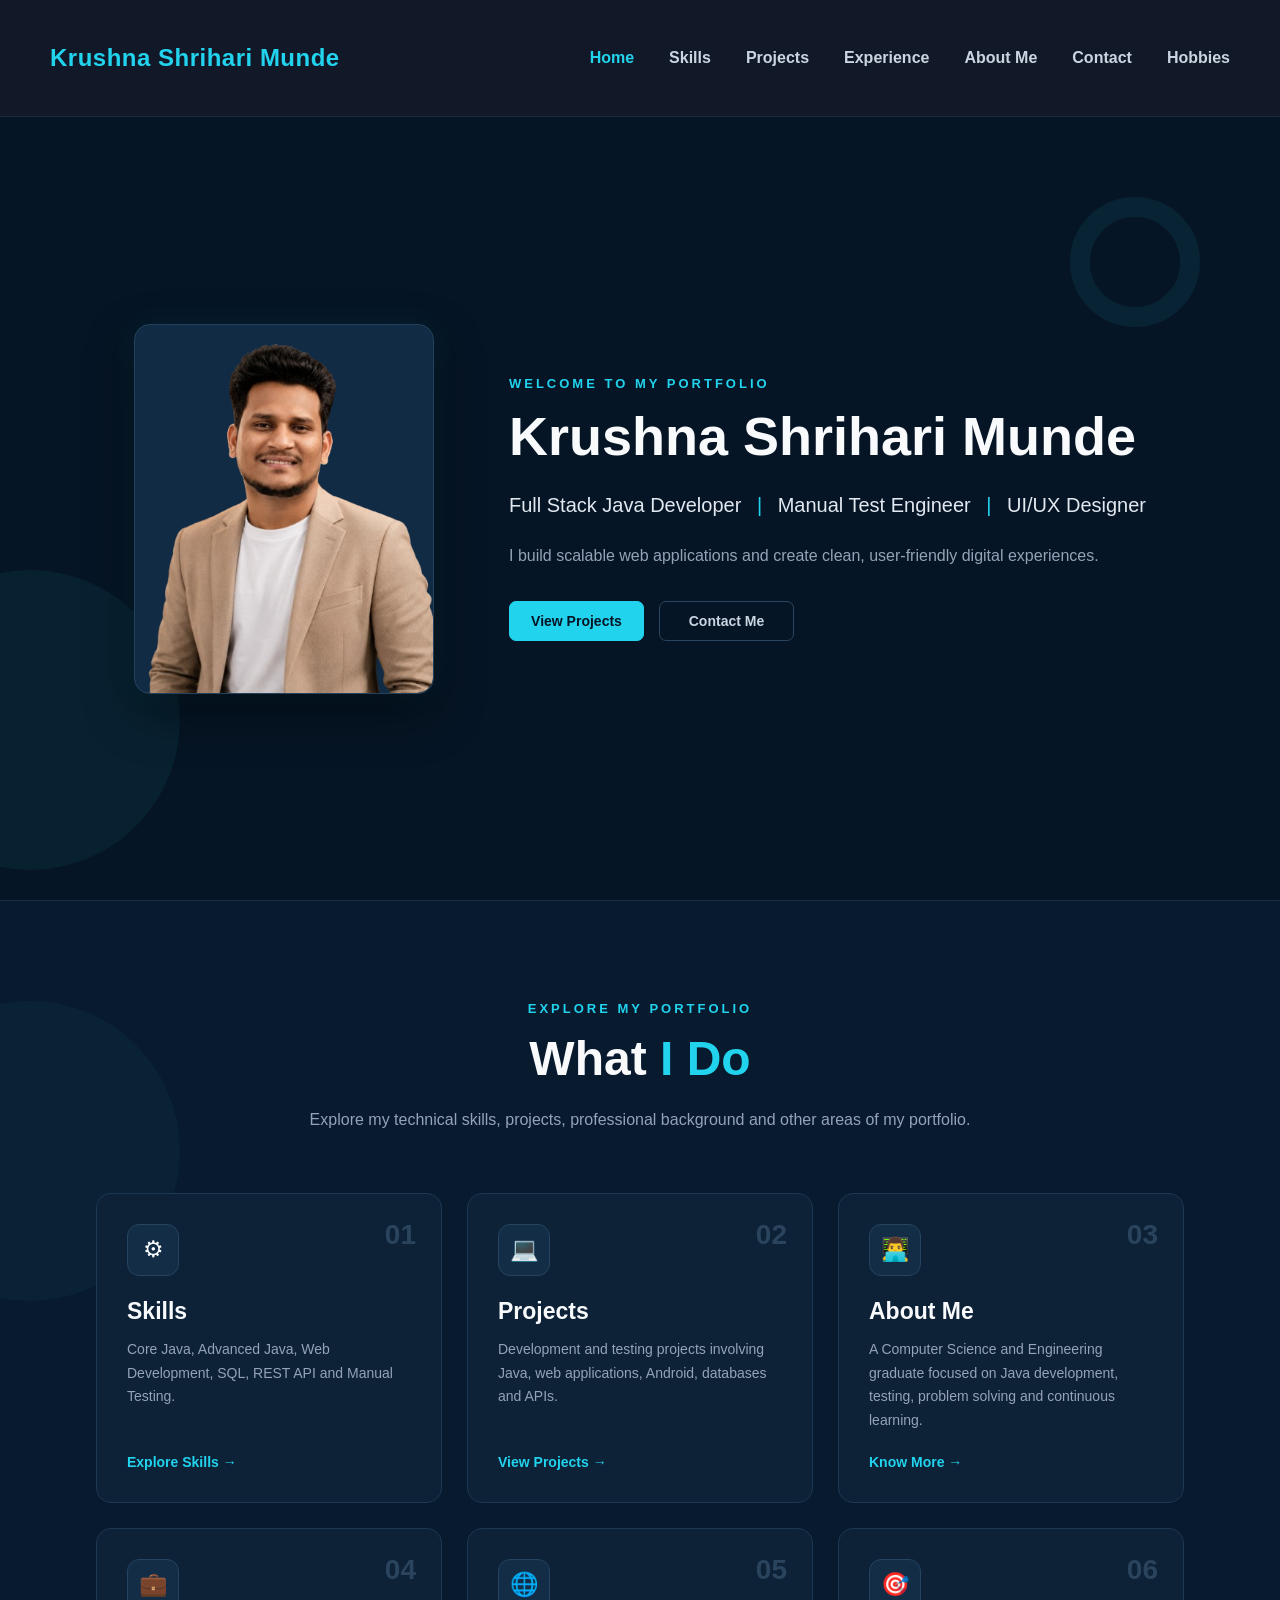
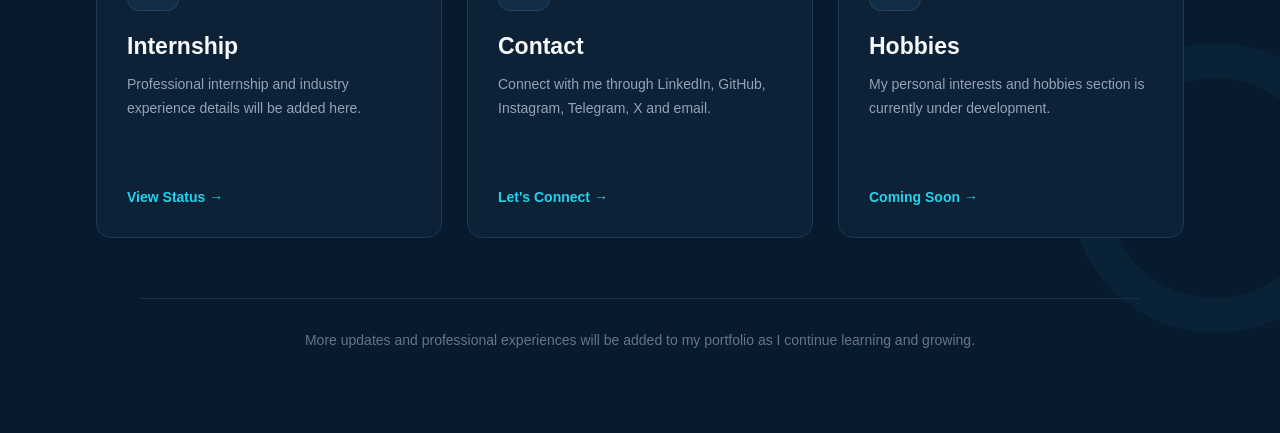
<file: index.html>
<!DOCTYPE html>
<html lang="en">

<head>

    <meta charset="UTF-8">

    <meta name="viewport"
          content="width=device-width, initial-scale=1.0">

    <title>
        Krushna Munde | Full Stack Java Developer
    </title>

    <link rel="stylesheet"
          href="./css/Index.css">

</head>


<body>


    <!-- ==================================================
         NAVBAR
    =================================================== -->

    <nav class="navBar">


        <!-- LOGO -->

        <a href="index.html"
           class="navItems"
           id="logo">

            Krushna Shrihari Munde

        </a>



        <!-- NAVIGATION LINKS -->

        <div class="navLinks">


            <a href="index.html"
               class="navItems active">

                Home

            </a>


            <a href="Skill.html"
               class="navItems">

                Skills

            </a>


            <a href="Project.html"
               class="navItems">

                Projects

            </a>


            <a href="Internship.html"
               class="navItems">

                Experience

            </a>


            <a href="Aboutus.html"
               class="navItems">

                About Me

            </a>


            <a href="Contactus.html"
               class="navItems">

                Contact

            </a>


            <a href="Hobies.html"
               class="navItems">

                Hobbies

            </a>


        </div>


    </nav>



    <!-- ==================================================
         HERO SECTION
    =================================================== -->

    <section id="heroSession">


        <div id="coverImage">


            <!-- PROFILE IMAGE -->

            <div id="profileImage">

                <img
                    id="pfofilepic"
                    src="./assets/images/ProfilePic.png"
                    alt="Krushna Shrihari Munde">

            </div>



            <!-- PROFILE INFORMATION -->

            <div id="info">


                <p id="welcomeText">

                    WELCOME TO MY PORTFOLIO

                </p>



                <h1 id="fullName">

                    Krushna Shrihari Munde

                </h1>



                <h3 id="skillSet">

                    Full Stack Java Developer

                    <span>|</span>

                    Manual Test Engineer

                    <span>|</span>

                    UI/UX Designer

                </h3>



                <p id="shortIntro">

                    I build scalable web applications and create
                    clean, user-friendly digital experiences.

                </p>



                <!-- HERO BUTTONS -->

                <div id="heroButtons">


                    <a href="Project.html"
                       class="heroButton primaryButton">

                        View Projects

                    </a>



                    <a href="Contactus.html"
                       class="heroButton secondaryButton">

                        Contact Me

                    </a>


                </div>


            </div>


        </div>


    </section>



    <!-- ==================================================
         PORTFOLIO SUMMARY
    =================================================== -->

    <section id="portfolioSummary">


        <!-- SUMMARY HEADING -->

        <div id="summaryHeading">


            <p id="summaryLabel">

                EXPLORE MY PORTFOLIO

            </p>



            <h1>

                What <span>I Do</span>

            </h1>



            <p id="summaryDescription">

                Explore my technical skills, projects,
                professional background and other areas
                of my portfolio.

            </p>


        </div>



        <!-- ==================================================
             SUMMARY CARDS
        =================================================== -->

        <div id="summaryContainer">


            <!-- SKILLS -->

            <div class="summaryCard">


                <div class="summaryIcon">
                    ⚙
                </div>


                <p class="summaryNumber">
                    01
                </p>


                <h2>
                    Skills
                </h2>


                <p>

                    Core Java, Advanced Java, Web Development,
                    SQL, REST API and Manual Testing.

                </p>


                <a href="Skill.html"
                   class="summaryLink">

                    Explore Skills →

                </a>


            </div>



            <!-- PROJECTS -->

            <div class="summaryCard">


                <div class="summaryIcon">
                    💻
                </div>


                <p class="summaryNumber">
                    02
                </p>


                <h2>
                    Projects
                </h2>


                <p>

                    Development and testing projects involving
                    Java, web applications, Android, databases
                    and APIs.

                </p>


                <a href="Project.html"
                   class="summaryLink">

                    View Projects →

                </a>


            </div>



            <!-- ABOUT ME -->

            <div class="summaryCard">


                <div class="summaryIcon">
                    👨‍💻
                </div>


                <p class="summaryNumber">
                    03
                </p>


                <h2>
                    About Me
                </h2>


                <p>

                    A Computer Science and Engineering graduate
                    focused on Java development, testing,
                    problem solving and continuous learning.

                </p>


                <a href="Aboutus.html"
                   class="summaryLink">

                    Know More →

                </a>


            </div>



            <!-- INTERNSHIP -->

            <div class="summaryCard">


                <div class="summaryIcon">
                    💼
                </div>


                <p class="summaryNumber">
                    04
                </p>


                <h2>
                    Internship
                </h2>


                <p>

                    Professional internship and industry
                    experience details will be added here.

                </p>


                <a href="Internship.html"
                   class="summaryLink">

                    View Status →

                </a>


            </div>



            <!-- CONTACT -->

            <div class="summaryCard">


                <div class="summaryIcon">
                    🌐
                </div>


                <p class="summaryNumber">
                    05
                </p>


                <h2>
                    Contact
                </h2>


                <p>

                    Connect with me through LinkedIn, GitHub,
                    Instagram, Telegram, X and email.

                </p>


                <a href="Contactus.html"
                   class="summaryLink">

                    Let's Connect →

                </a>


            </div>



            <!-- HOBBIES -->

            <div class="summaryCard">


                <div class="summaryIcon">
                    🎯
                </div>


                <p class="summaryNumber">
                    06
                </p>


                <h2>
                    Hobbies
                </h2>


                <p>

                    My personal interests and hobbies section
                    is currently under development.

                </p>


                <a href="Hobies.html"
                   class="summaryLink">

                    Coming Soon →

                </a>


            </div>


        </div>



        <!-- SUMMARY FOOTER -->

        <div id="summaryFooter">


            <p>

                More updates and professional experiences
                will be added to my portfolio as I continue
                learning and growing.

            </p>


        </div>


    </section>


</body>

</html>
</file>
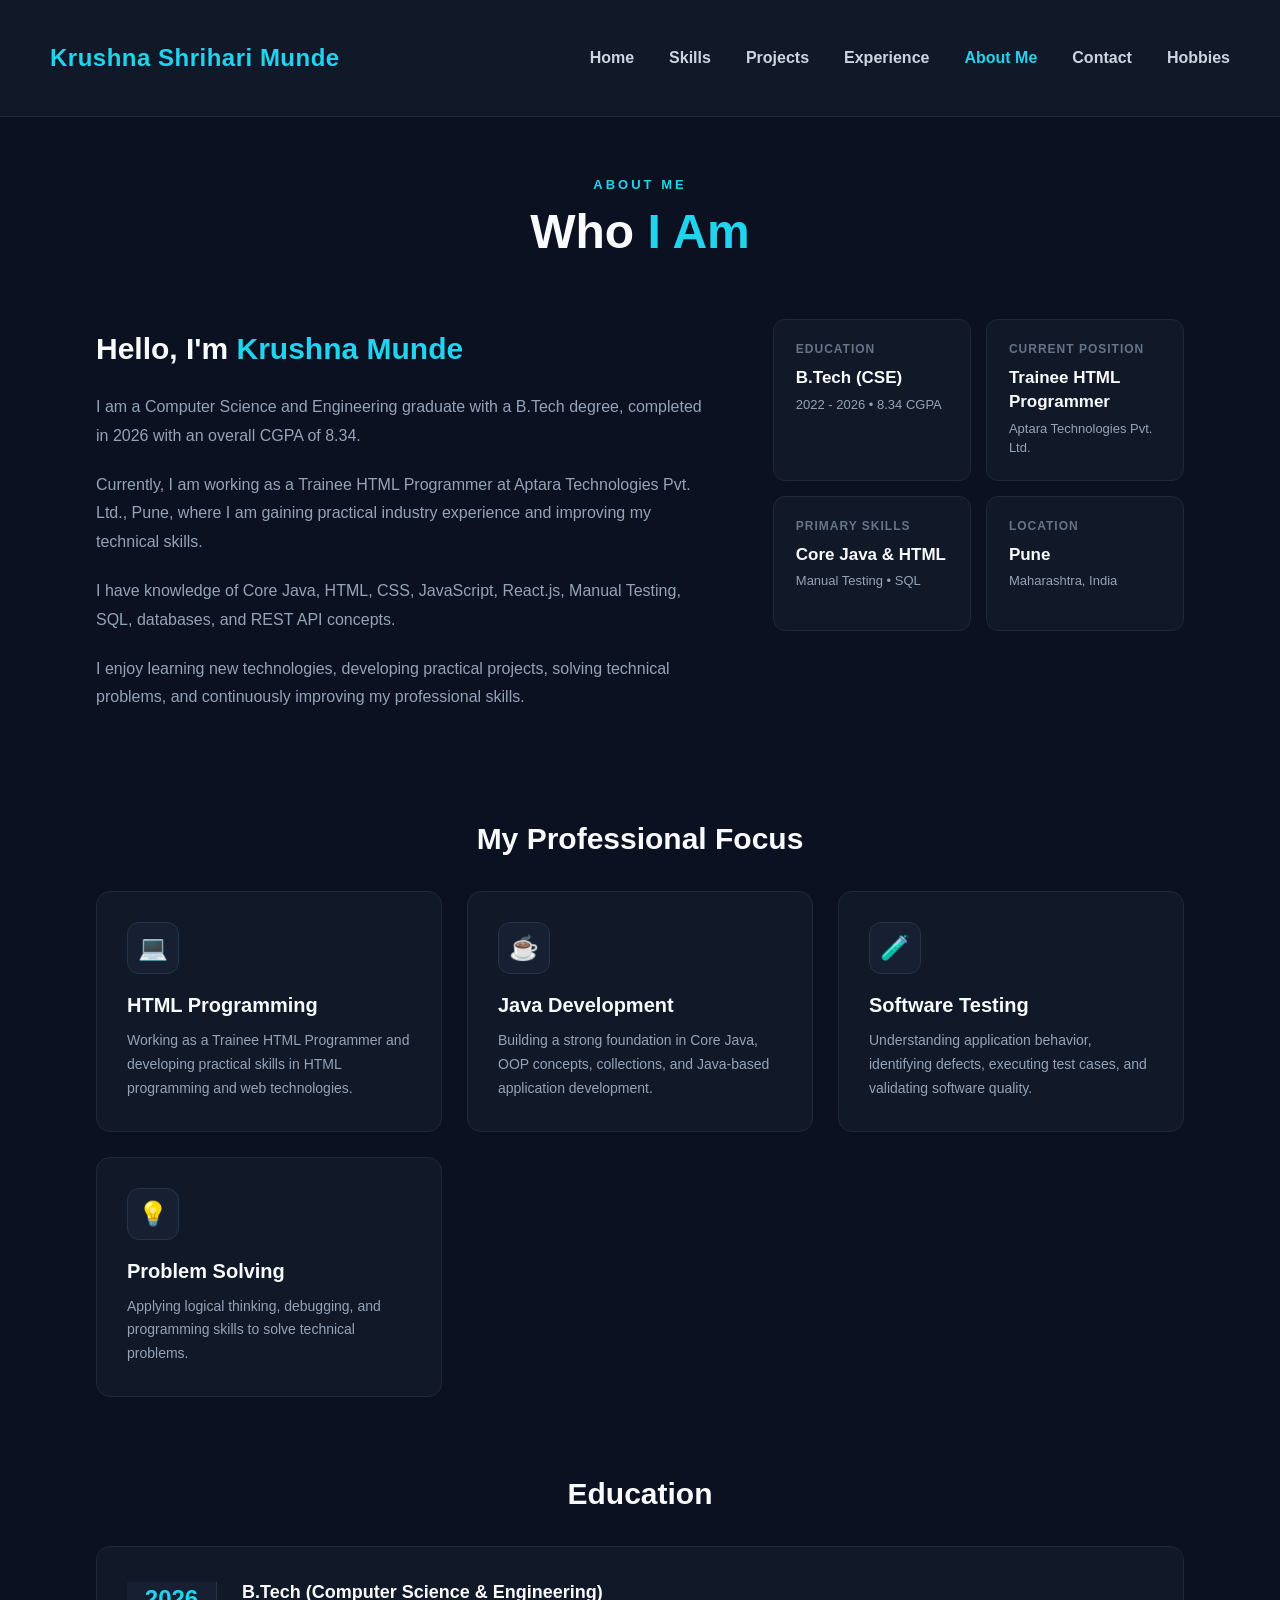
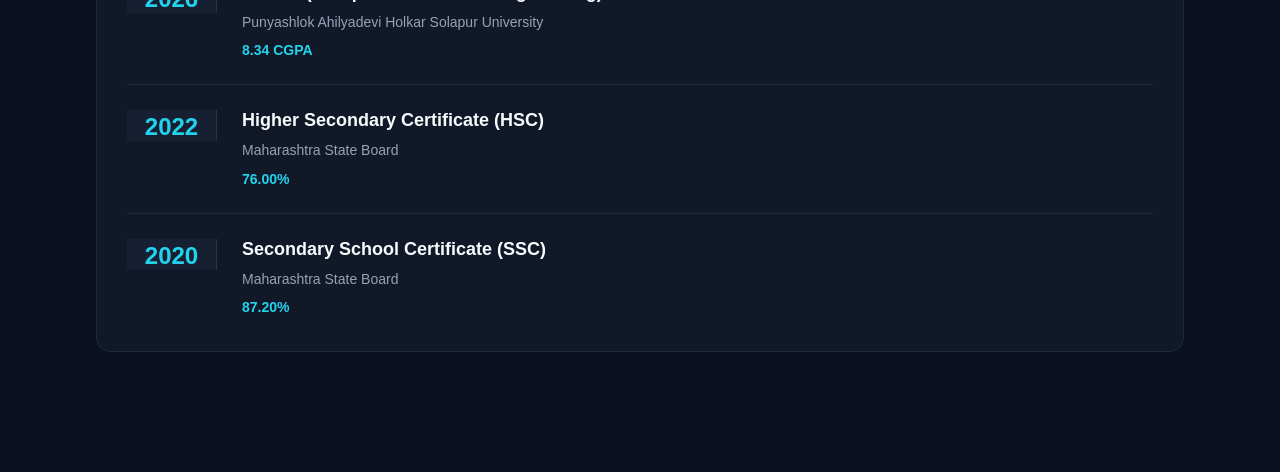
<file: Aboutus.html>
<!DOCTYPE html>
<html lang="en">

<head>

    <meta charset="UTF-8">

    <meta name="viewport"
          content="width=device-width, initial-scale=1.0">

    <title>About Me | Krushna Munde</title>

    <link rel="stylesheet"
          href="./css/Index.css">

</head>

<body>

    <!-- =========================
         NAVBAR
    ========================== -->

    <div class="navBar">

        <a href="index.html"
           class="navItems"
           id="logo">
            Krushna Shrihari Munde
        </a>

        <div class="navLinks">

            <a href="index.html" class="navItems">
                Home
            </a>

            <a href="Skill.html" class="navItems">
                Skills
            </a>

            <a href="Project.html" class="navItems">
                Projects
            </a>

            <a href=Internship.html" class="navItems">
                Experience
            </a>

            <a href="Aboutus.html" class="navItems active">
                About Me
            </a>

            <a href="Contactus.html" class="navItems">
                Contact
            </a>

            <a href="Hobies.html" class="navItems">
                Hobbies
            </a>

        </div>

    </div>


    <!-- =========================
         ABOUT SECTION
    ========================== -->

    <section id="aboutSection">

        <div id="aboutContainer">

            <!-- HEADING -->

            <div id="aboutHeading">

                <p id="aboutLabel">
                    ABOUT ME
                </p>

                <h1>
                    Who <span>I Am</span>
                </h1>

            </div>


            <!-- ABOUT CONTENT -->

            <div id="aboutContent">

                <!-- LEFT SIDE -->

                <div id="aboutIntroduction">

                    <h2>
                        Hello, I'm
                        <span>Krushna Munde</span>
                    </h2>

                    <p>
                        I am a Computer Science and Engineering
                        graduate with a B.Tech degree, completed
                        in 2026 with an overall CGPA of 8.34.
                    </p>

                    <p>
                        Currently, I am working as a Trainee
                        HTML Programmer at Aptara Technologies
                        Pvt. Ltd., Pune, where I am gaining
                        practical industry experience and
                        improving my technical skills.
                    </p>

                    <p>
                        I have knowledge of Core Java, HTML,
                        CSS, JavaScript, React.js, Manual Testing,
                        SQL, databases, and REST API concepts.
                    </p>

                    <p>
                        I enjoy learning new technologies,
                        developing practical projects,
                        solving technical problems, and
                        continuously improving my professional
                        skills.
                    </p>

                </div>


                <!-- RIGHT SIDE -->

                <div id="aboutDetails">

                    <div class="aboutDetailCard">

                        <span class="detailTitle">
                            Education
                        </span>

                        <span class="detailValue">
                            B.Tech (CSE)
                        </span>

                        <span class="detailSubValue">
                            2022 - 2026 • 8.34 CGPA
                        </span>

                    </div>


                    <div class="aboutDetailCard">

                        <span class="detailTitle">
                            Current Position
                        </span>

                        <span class="detailValue">
                            Trainee HTML Programmer
                        </span>

                        <span class="detailSubValue">
                            Aptara Technologies Pvt. Ltd.
                        </span>

                    </div>


                    <div class="aboutDetailCard">

                        <span class="detailTitle">
                            Primary Skills
                        </span>

                        <span class="detailValue">
                            Core Java & HTML
                        </span>

                        <span class="detailSubValue">
                            Manual Testing • SQL
                        </span>

                    </div>


                    <div class="aboutDetailCard">

                        <span class="detailTitle">
                            Location
                        </span>

                        <span class="detailValue">
                            Pune
                        </span>

                        <span class="detailSubValue">
                            Maharashtra, India
                        </span>

                    </div>

                </div>

            </div>


            <!-- =========================
                 PROFESSIONAL FOCUS
            ========================== -->

            <div id="aboutFocus">

                <h2>
                    My Professional Focus
                </h2>

                <div id="focusContainer">

                    <div class="focusCard">

                        <div class="focusIcon">
                            💻
                        </div>

                        <h3>
                            HTML Programming
                        </h3>

                        <p>
                            Working as a Trainee HTML Programmer
                            and developing practical skills in
                            HTML programming and web technologies.
                        </p>

                    </div>


                    <div class="focusCard">

                        <div class="focusIcon">
                            ☕
                        </div>

                        <h3>
                            Java Development
                        </h3>

                        <p>
                            Building a strong foundation in
                            Core Java, OOP concepts, collections,
                            and Java-based application development.
                        </p>

                    </div>


                    <div class="focusCard">

                        <div class="focusIcon">
                            🧪
                        </div>

                        <h3>
                            Software Testing
                        </h3>

                        <p>
                            Understanding application behavior,
                            identifying defects, executing test
                            cases, and validating software quality.
                        </p>

                    </div>


                    <div class="focusCard">

                        <div class="focusIcon">
                            💡
                        </div>

                        <h3>
                            Problem Solving
                        </h3>

                        <p>
                            Applying logical thinking, debugging,
                            and programming skills to solve
                            technical problems.
                        </p>

                    </div>

                </div>

            </div>


            <!-- =========================
                 EDUCATION
            ========================== -->

            <div id="educationSection">

                <h2>
                    Education
                </h2>

                <div id="educationCard">

                    <div class="educationItem">

                        <span class="educationYear">
                            2026
                        </span>

                        <div>

                            <h3>
                                B.Tech (Computer Science & Engineering)
                            </h3>

                            <p>
                                Punyashlok Ahilyadevi Holkar
                                Solapur University
                            </p>

                            <strong>
                                8.34 CGPA
                            </strong>

                        </div>

                    </div>


                    <div class="educationItem">

                        <span class="educationYear">
                            2022
                        </span>

                        <div>

                            <h3>
                                Higher Secondary Certificate (HSC)
                            </h3>

                            <p>
                                Maharashtra State Board
                            </p>

                            <strong>
                                76.00%
                            </strong>

                        </div>

                    </div>


                    <div class="educationItem">

                        <span class="educationYear">
                            2020
                        </span>

                        <div>

                            <h3>
                                Secondary School Certificate (SSC)
                            </h3>

                            <p>
                                Maharashtra State Board
                            </p>

                            <strong>
                                87.20%
                            </strong>

                        </div>

                    </div>

                </div>

            </div>

        </div>

    </section>

</body>

</html>
</file>
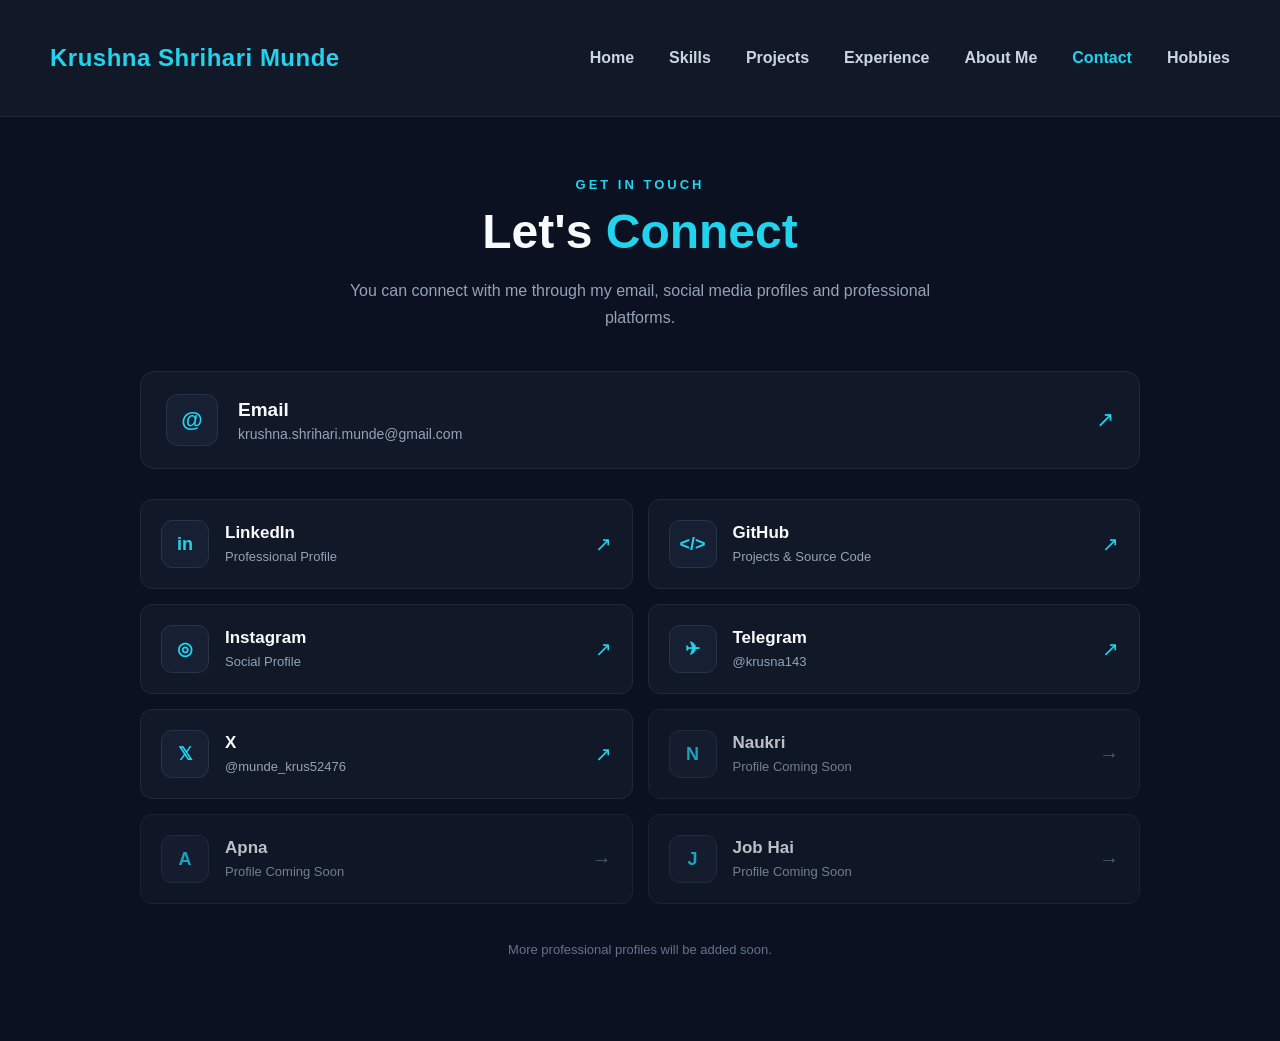
<file: Contactus.html>
<!DOCTYPE html>
<html lang="en">

<head>

    <meta charset="UTF-8">

    <meta name="viewport"
          content="width=device-width, initial-scale=1.0">

    <title>
        Contact | Krushna Munde
    </title>

    <link rel="stylesheet"
          href="./css/Index.css">

</head>


<body>


    <!-- ==================================================
         MANUAL NAVBAR
    =================================================== -->

    <div class="navBar">


        <!-- LOGO -->

        <a href="index.html"
           class="navItems"
           id="logo">

                  Krushna Shrihari Munde

        </a>



        <!-- NAVIGATION LINKS -->

        <div class="navLinks">


            <a href="index.html"
               class="navItems">

                Home

            </a>


            <a href="Skill.html"
               class="navItems">

                Skills

            </a>


            <a href="Project.html"
               class="navItems">

                Projects

            </a>


            <a href="Internship.html"
               class="navItems">

                Experience 

            </a>


            <a href="Aboutus.html"
               class="navItems">

                About Me

            </a>


            <a href="Contactus.html"
               class="navItems active">

                Contact

            </a>


            <a href="Hobies.html"
               class="navItems">

                Hobbies

            </a>


        </div>


    </div>



    <!-- ==================================================
         CONTACT SECTION
    =================================================== -->

    <section id="contactSection">


        <div id="contactContainer">


            <!-- CONTACT HEADING -->

            <p id="contactLabel">
                GET IN TOUCH
            </p>


            <h1 id="contactTitle">

                Let's <span>Connect</span>

            </h1>


            <p id="contactDescription">

                You can connect with me through my email,
                social media profiles and professional platforms.

            </p>



            <!-- ==================================================
                 EMAIL
            =================================================== -->

            <a href="mailto:krushna.shrihari.munde@gmail.com"
               class="emailCard">


                <div class="emailIcon">

                    @

                </div>


                <div class="emailInfo">

                    <h2>
                        Email
                    </h2>

                    <p>
                        krushna.shrihari.munde@gmail.com
                    </p>

                </div>


                <span class="emailArrow">

                    ↗

                </span>


            </a>



            <!-- ==================================================
                 SOCIAL MEDIA
            =================================================== -->

            <div id="socialContainer">


                <!-- LINKEDIN -->

                <a href="https://linkedin.com/in/krushna-munde-586006326"
                   target="_blank"
                   rel="noopener noreferrer"
                   class="socialCard">


                    <div class="socialIcon">
                        in
                    </div>


                    <div class="socialInfo">

                        <h2>
                            LinkedIn
                        </h2>

                        <p>
                            Professional Profile
                        </p>

                    </div>


                    <span class="socialArrow">
                        ↗
                    </span>


                </a>



                <!-- GITHUB -->

                <a href="https://github.com/krushnamunde143"
                   target="_blank"
                   rel="noopener noreferrer"
                   class="socialCard">


                    <div class="socialIcon">
                        &lt;/&gt;
                    </div>


                    <div class="socialInfo">

                        <h2>
                            GitHub
                        </h2>

                        <p>
                            Projects &amp; Source Code
                        </p>

                    </div>


                    <span class="socialArrow">
                        ↗
                    </span>


                </a>



                <!-- INSTAGRAM -->

                <a href="https://www.instagram.com/2004._krushna?igsh=dzNyNW43MHZ0ZDVi"
                   target="_blank"
                   rel="noopener noreferrer"
                   class="socialCard">


                    <div class="socialIcon">
                        ◎
                    </div>


                    <div class="socialInfo">

                        <h2>
                            Instagram
                        </h2>

                        <p>
                            Social Profile
                        </p>

                    </div>


                    <span class="socialArrow">
                        ↗
                    </span>


                </a>



                <!-- TELEGRAM -->

                <a href="https://t.me/krusna143"
                   target="_blank"
                   rel="noopener noreferrer"
                   class="socialCard">


                    <div class="socialIcon">
                        ✈
                    </div>


                    <div class="socialInfo">

                        <h2>
                            Telegram
                        </h2>

                        <p>
                            @krusna143
                        </p>

                    </div>


                    <span class="socialArrow">
                        ↗
                    </span>


                </a>



                <!-- X -->

                <a href="https://x.com/munde_krus52476"
                   target="_blank"
                   rel="noopener noreferrer"
                   class="socialCard">


                    <div class="socialIcon">
                        𝕏
                    </div>


                    <div class="socialInfo">

                        <h2>
                            X
                        </h2>

                        <p>
                            @munde_krus52476
                        </p>

                    </div>


                    <span class="socialArrow">
                        ↗
                    </span>


                </a>



                <!-- NAUKRI -->

                <a href="#"
                   class="socialCard">


                    <div class="socialIcon">
                        N
                    </div>


                    <div class="socialInfo">

                        <h2>
                            Naukri
                        </h2>

                        <p>
                            Profile Coming Soon
                        </p>

                    </div>


                    <span class="socialArrow">
                        →
                    </span>


                </a>



                <!-- APNA -->

                <a href="#"
                   class="socialCard">


                    <div class="socialIcon">
                        A
                    </div>


                    <div class="socialInfo">

                        <h2>
                            Apna
                        </h2>

                        <p>
                            Profile Coming Soon
                        </p>

                    </div>


                    <span class="socialArrow">
                        →
                    </span>


                </a>



                <!-- JOB HAI -->

                <a href="#"
                   class="socialCard">


                    <div class="socialIcon">
                        J
                    </div>


                    <div class="socialInfo">

                        <h2>
                            Job Hai
                        </h2>

                        <p>
                            Profile Coming Soon
                        </p>

                    </div>


                    <span class="socialArrow">
                        →
                    </span>


                </a>


            </div>



            <!-- FOOTER MESSAGE -->

            <p id="contactFooter">

                More professional profiles will be added soon.

            </p>


        </div>


    </section>


</body>

</html>
</file>
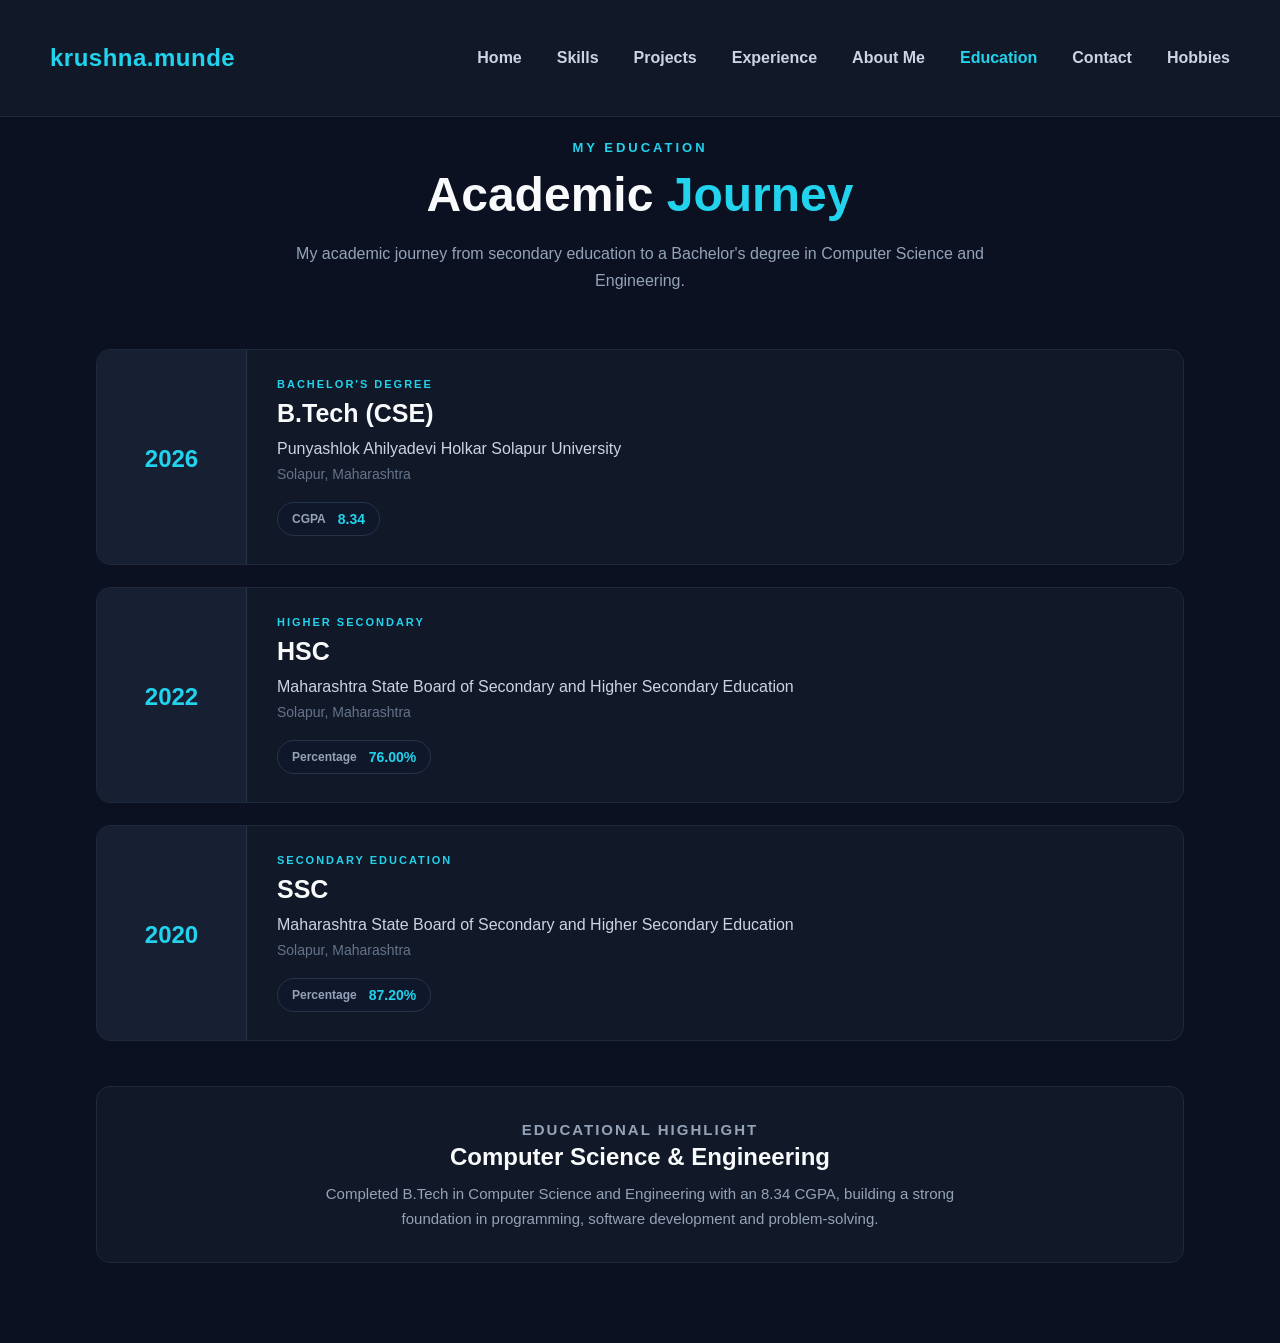
<file: Eaducation.html>
<!DOCTYPE html>
<html lang="en">

<head>

    <meta charset="UTF-8">

    <meta name="viewport"
          content="width=device-width, initial-scale=1.0">

    <title>
        Education | Krushna Munde
    </title>

    <link rel="stylesheet"
          href="./css/Index.css">

</head>


<body>


    <!-- ==================================================
         NAVBAR
    =================================================== -->

    <div class="navBar">


        <a href="index.html"
           class="navItems"
           id="logo">

            krushna.munde

        </a>


        <div class="navLinks">


            <a href="index.html"
               class="navItems">

                Home

            </a>


            <a href="Skill.html"
               class="navItems">

                Skills

            </a>


            <a href="Project.html"
               class="navItems">

                Projects

            </a>


            <a href="Internship.html"
               class="navItems">

                Experience 

            </a>


            <a href="Aboutus.html"
               class="navItems">

                About Me

            </a>


            <a href="Education.html"
               class="navItems active">

                Education

            </a>


            <a href="Contactus.html"
               class="navItems">

                Contact

            </a>


            <a href="Hobies.html"
               class="navItems">

                Hobbies

            </a>


        </div>


    </div>



    <!-- ==================================================
         EDUCATION PAGE
    =================================================== -->

    <section id="educationPage">


        <div id="educationContainer">


            <!-- =========================
                 HEADING
            ========================== -->

            <div id="educationHeading">


                <p id="educationLabel">
                    MY EDUCATION
                </p>


                <h1>

                    Academic
                    <span>Journey</span>

                </h1>


                <p id="educationDescription">

                    My academic journey from secondary education
                    to a Bachelor's degree in Computer Science
                    and Engineering.

                </p>


            </div>



            <!-- ==================================================
                 EDUCATION CARDS
            =================================================== -->

            <div id="educationCards">



                <!-- =========================
                     B.TECH
                ========================== -->

                <div class="educationCard">


                    <div class="educationYear">

                        <span>
                            2026
                        </span>

                    </div>


                    <div class="educationContent">


                        <p class="educationLevel">
                            BACHELOR'S DEGREE
                        </p>


                        <h2>
                            B.Tech (CSE)
                        </h2>


                        <h3>
                            Punyashlok Ahilyadevi Holkar
                            Solapur University
                        </h3>


                        <p class="educationLocation">
                            Solapur, Maharashtra
                        </p>


                        <div class="educationResult">

                            <span class="resultLabel">
                                CGPA
                            </span>

                            <span class="resultValue">
                                8.34
                            </span>

                        </div>


                    </div>


                </div>



                <!-- =========================
                     HSC
                ========================== -->

                <div class="educationCard">


                    <div class="educationYear">

                        <span>
                            2022
                        </span>

                    </div>


                    <div class="educationContent">


                        <p class="educationLevel">
                            HIGHER SECONDARY
                        </p>


                        <h2>
                            HSC
                        </h2>


                        <h3>
                            Maharashtra State Board
                            of Secondary and Higher
                            Secondary Education
                        </h3>


                        <p class="educationLocation">
                            Solapur, Maharashtra
                        </p>


                        <div class="educationResult">

                            <span class="resultLabel">
                                Percentage
                            </span>

                            <span class="resultValue">
                                76.00%
                            </span>

                        </div>


                    </div>


                </div>



                <!-- =========================
                     SSC
                ========================== -->

                <div class="educationCard">


                    <div class="educationYear">

                        <span>
                            2020
                        </span>

                    </div>


                    <div class="educationContent">


                        <p class="educationLevel">
                            SECONDARY EDUCATION
                        </p>


                        <h2>
                            SSC
                        </h2>


                        <h3>
                            Maharashtra State Board
                            of Secondary and Higher
                            Secondary Education
                        </h3>


                        <p class="educationLocation">
                            Solapur, Maharashtra
                        </p>


                        <div class="educationResult">

                            <span class="resultLabel">
                                Percentage
                            </span>

                            <span class="resultValue">
                                87.20%
                            </span>

                        </div>


                    </div>


                </div>


            </div>



            <!-- ==================================================
                 EDUCATION SUMMARY
            =================================================== -->

            <div id="educationSummary">


                <p class="summaryLabel">
                    EDUCATIONAL HIGHLIGHT
                </p>


                <h2>
                    Computer Science & Engineering
                </h2>


                <p>

                    Completed B.Tech in Computer Science and
                    Engineering with an 8.34 CGPA, building a
                    strong foundation in programming, software
                    development and problem-solving.

                </p>


            </div>


        </div>


    </section>


</body>

</html>
</file>
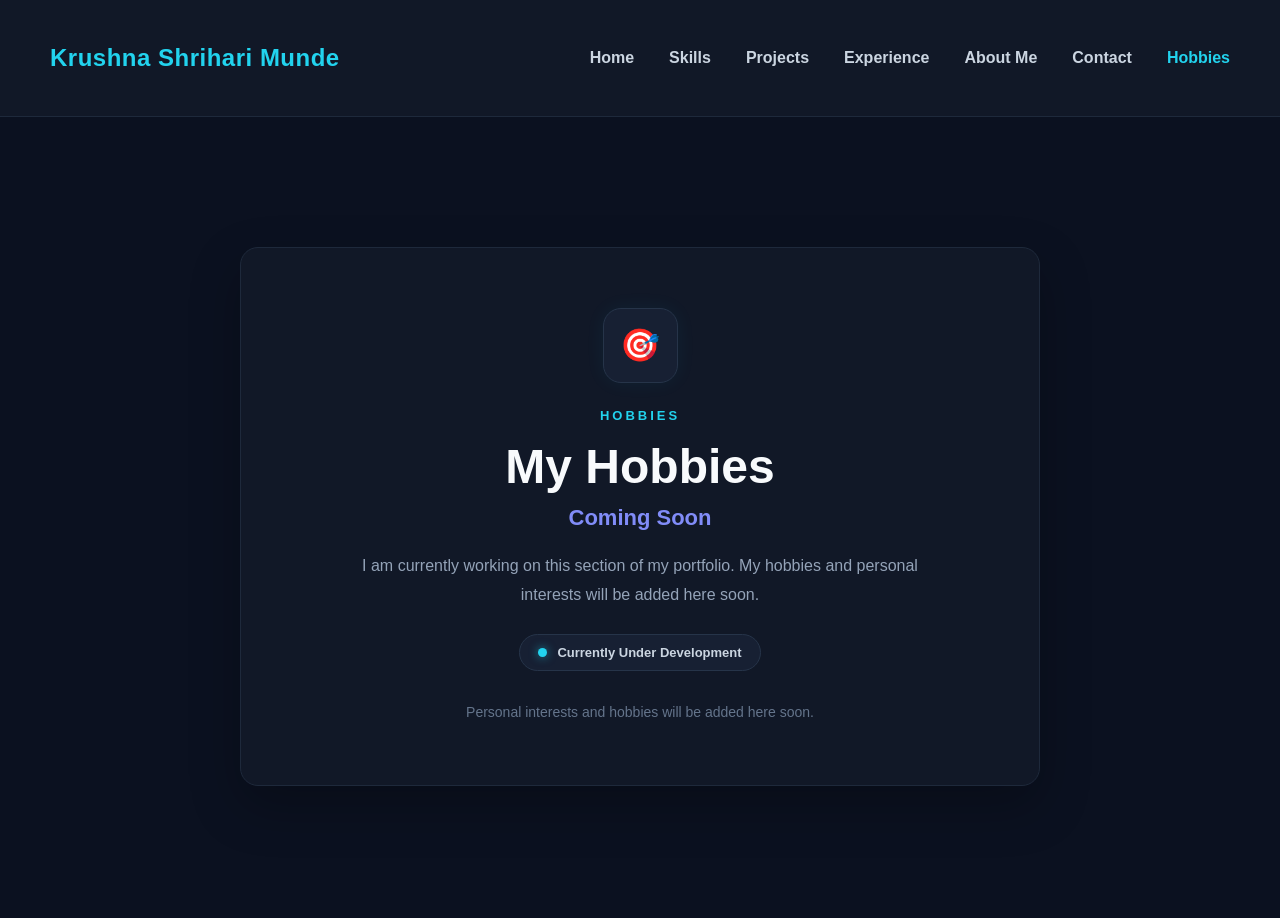
<file: Hobies.html>
l<!DOCTYPE html>
<html lang="en">

<head>

    <meta charset="UTF-8">

    <meta name="viewport"
          content="width=device-width, initial-scale=1.0">

    <title>Hobbies | Krushna Munde</title>

    <link rel="stylesheet"
          href="./css/Index.css">

</head>


<body>


    <!-- =========================
         NAVBAR
    ========================== -->

    <div class="navBar">

        <a href="index.html"
           class="navItems"
           id="logo">
                 Krushna Shrihari Munde
        </a>


        <div class="navLinks">

            <a href="index.html"
               class="navItems"
               id="homeTab">
                Home
            </a>


            <a href="Skill.html"
               class="navItems"
               id="skillsTab">
                Skills
            </a>


            <a href="Project.html"
               class="navItems"
               id="projectTab">
                Projects
            </a>


            <a href="Internship.html"
               class="navItems"
               id="internship">
                Experience 
            </a>


            <a href="Aboutus.html"
               class="navItems"
               id="aboutUsTab">
                About Me
            </a>


            <a href="Contactus.html"
               class="navItems"
               id="contactUsTab">
                Contact
            </a>


            <a href="Hobies.html"
               class="navItems active"
               id="hobbiesTab">
                Hobbies
            </a>

        </div>

    </div>



    <!-- =========================
         HOBBIES SECTION
    ========================== -->

    <section id="hobbiesSection">


        <div id="hobbiesContainer">


            <!-- ICON -->

            <div id="hobbiesIcon">
                🎯
            </div>


            <!-- LABEL -->

            <p id="hobbiesLabel">
                HOBBIES
            </p>


            <!-- TITLE -->

            <h1 id="hobbiesTitle">

                My Hobbies
                <span>Coming Soon</span>

            </h1>


            <!-- DESCRIPTION -->

            <p id="hobbiesDescription">

                I am currently working on this section of my
                portfolio. My hobbies and personal interests
                will be added here soon.

            </p>


            <!-- STATUS -->

            <div id="hobbiesStatus">

                <span id="hobbiesStatusDot"></span>

                <span>
                    Currently Under Development
                </span>

            </div>


            <!-- MESSAGE -->

            <p id="hobbiesMessage">

                Personal interests and hobbies will be
                added here soon.

            </p>


        </div>

    </section>


</body>

</html>
</file>
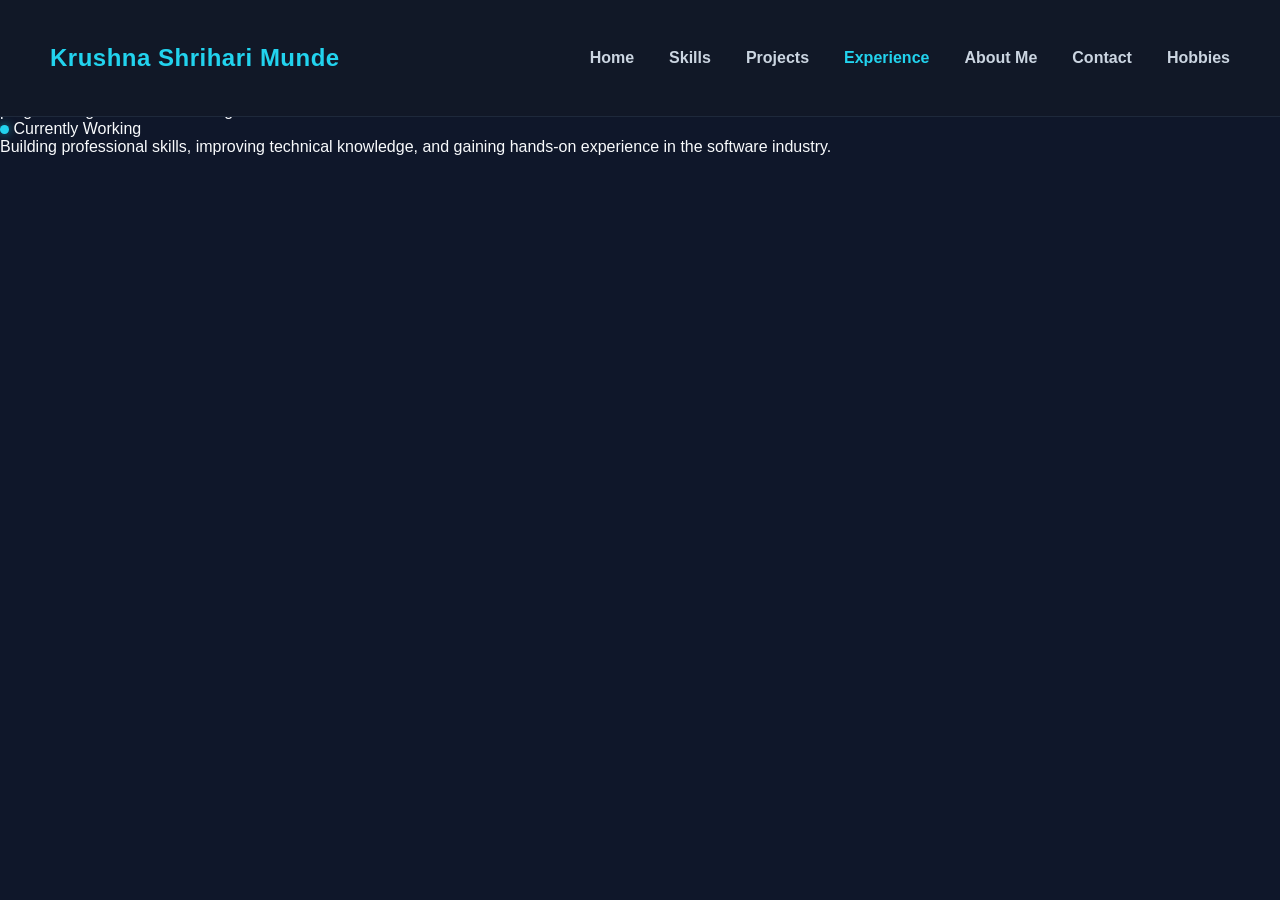
<file: Internship.html>
<!DOCTYPE html>
<html lang="en">

<head>

    <meta charset="UTF-8">

    <meta name="viewport" content="width=device-width, initial-scale=1.0">

    <title>Experience | Krushna Munde</title>

    <link rel="stylesheet" href="./css/Index.css">

</head>

<body>

    <!-- =========================
         NAVBAR
    ========================== -->

    <div class="navBar">

        <a href="index.html"
           class="navItems"
           id="logo">
            Krushna Shrihari Munde
        </a>

        <div class="navLinks">

            <a href="index.html"
               class="navItems"
               id="homeTab">
                Home
            </a>

            <a href="Skill.html"
               class="navItems"
               id="skillsTab">
                Skills
            </a>

            <a href="Project.html"
               class="navItems"
               id="projectTab">
                Projects
            </a>

            <a href="Experience.html"
               class="navItems active"
               id="experienceTab">
                Experience
            </a>

            <a href="Aboutus.html"
               class="navItems"
               id="aboutUsTab">
                About Me
            </a>

            <a href="Contactus.html"
               class="navItems"
               id="contactUsTab">
                Contact
            </a>

            <a href="Hobies.html"
               class="navItems"
               id="hobbiesTab">
                Hobbies
            </a>

        </div>

    </div>


    <!-- =========================
         EXPERIENCE SECTION
    ========================== -->

    <section id="experienceSection">

        <div id="experienceContainer">

            <!-- ICON -->

            <div id="experienceIcon">
                💼
            </div>


            <!-- LABEL -->

            <p id="experienceLabel">
                PROFESSIONAL EXPERIENCE
            </p>


            <!-- TITLE -->

            <h1 id="experienceTitle">

                Trainee HTML Programmer

                <span>Aptara Technologies Pvt. Ltd.</span>

            </h1>


            <!-- LOCATION -->

            <p id="experienceLocation">
                📍 Pune, Maharashtra, India
            </p>


            <!-- DESCRIPTION -->

            <p id="experienceDescription">

                Currently working as a Trainee HTML Programmer
                at Aptara Technologies Pvt. Ltd., where I am
                developing my technical skills and gaining
                practical industry experience in HTML programming
                and web technologies.

            </p>


            <!-- STATUS -->

            <div id="experienceStatus">

                <span id="statusDot"></span>

                <span>
                    Currently Working
                </span>

            </div>


            <!-- ADDITIONAL DETAILS -->

            <p id="experienceMessage">

                Building professional skills, improving technical
                knowledge, and gaining hands-on experience in
                the software industry.

            </p>


        </div>

    </section>

</body>

</html>
</file>
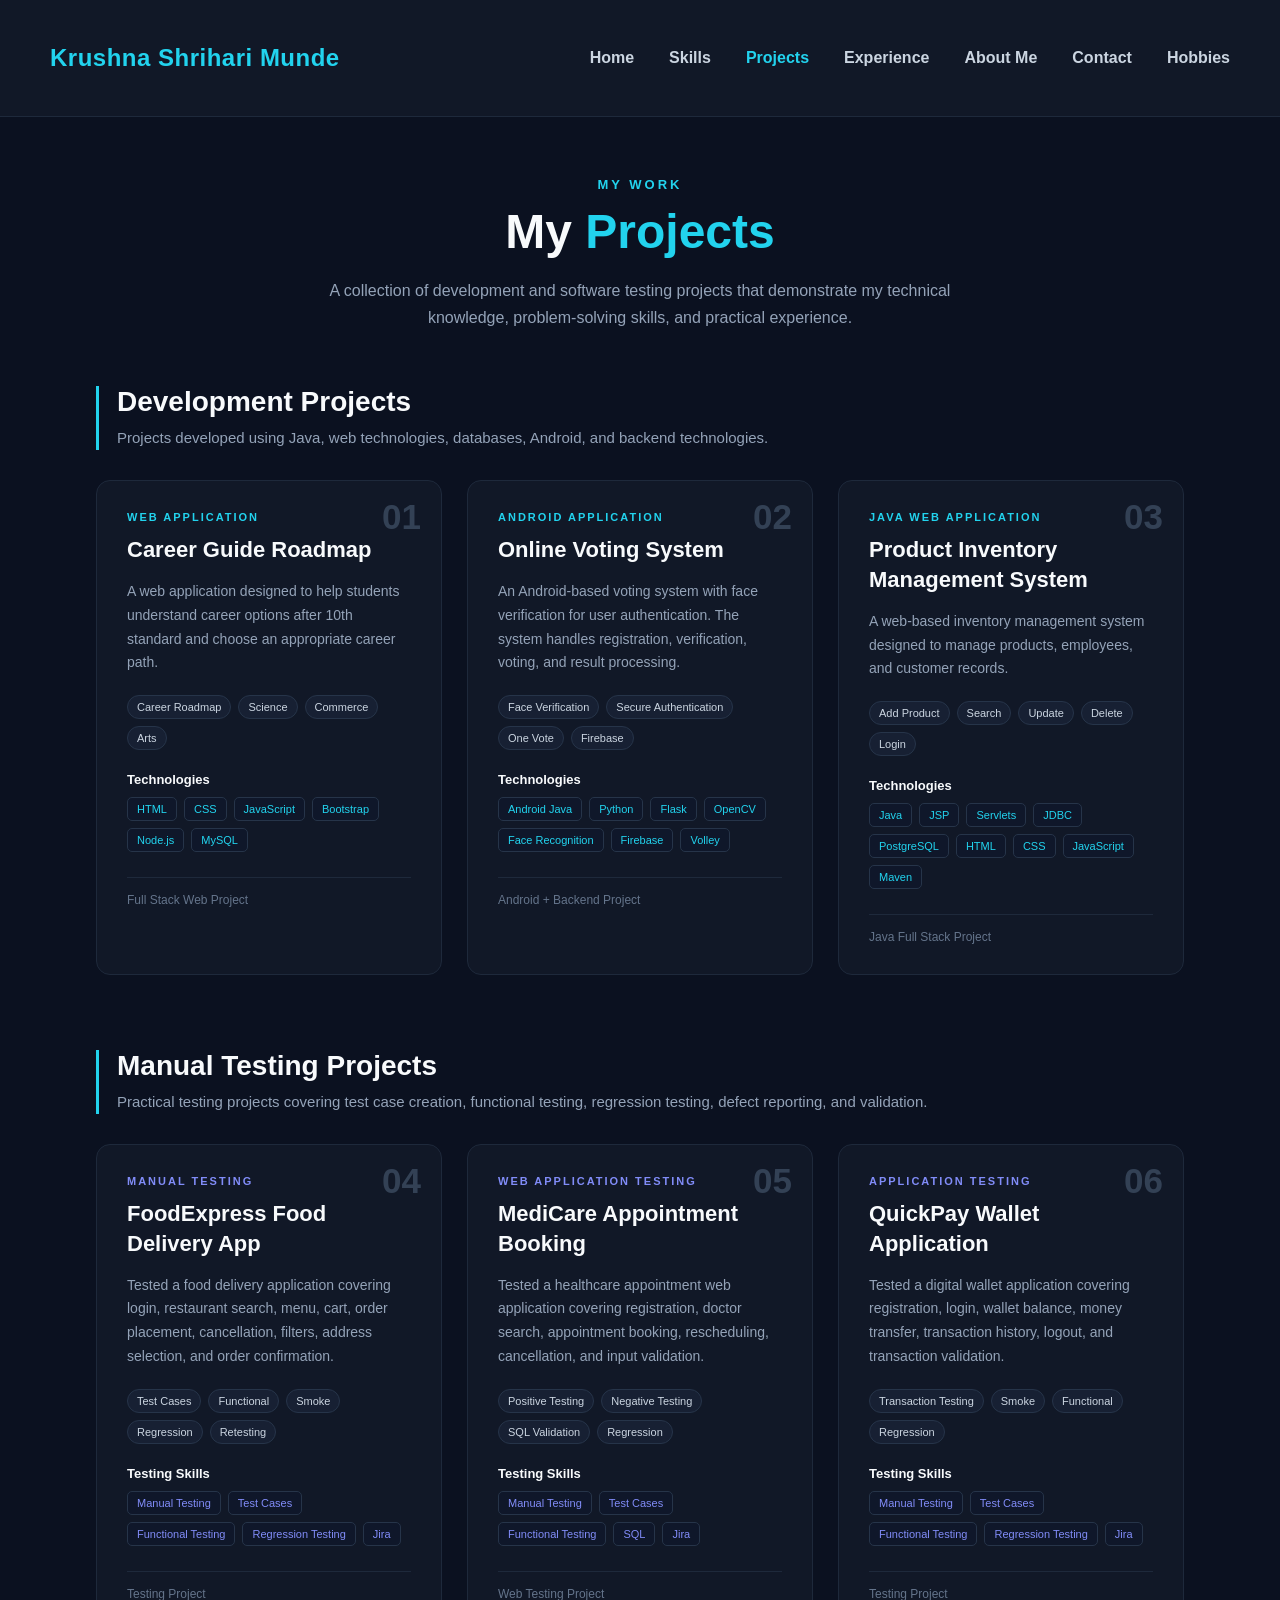
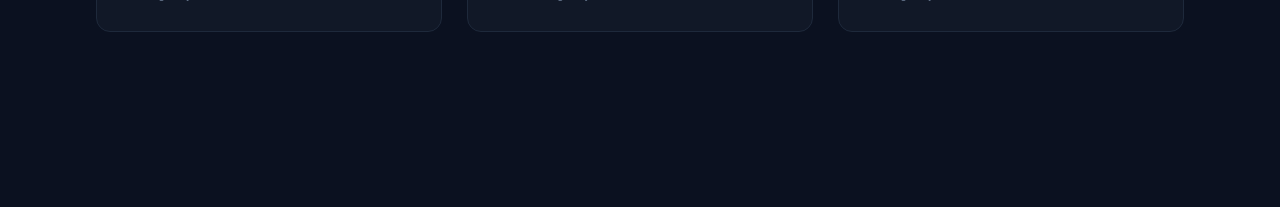
<file: Project.html>
<!DOCTYPE html>
<html lang="en">

<head>

    <meta charset="UTF-8">

    <meta name="viewport" content="width=device-width, initial-scale=1.0">

    <title>Projects | Krushna Munde</title>

    <link rel="stylesheet" href="./css/Index.css">

</head>


<body>


    <!-- =========================
         NAVBAR
    ========================== -->

    <div class="navBar">

        <a href="index.html" class="navItems" id="logo">
                 Krushna Shrihari Munde
        </a>


        <div class="navLinks">

            <a href="index.html"
               class="navItems"
               id="homeTab">
                Home
            </a>


            <a href="Skill.html"
               class="navItems"
               id="skillsTab">
                Skills
            </a>


            <a href="Project.html"
               class="navItems active"
               id="projectTab">
                Projects
            </a>


            <a href="Internship.html"
               class="navItems"
               id="internship">
                Experience 
            </a>


            <a href="Aboutus.html"
               class="navItems"
               id="aboutUsTab">
                About Me
            </a>


            <a href="Contactus.html"
               class="navItems"
               id="contactUsTab">
                Contact
            </a>


            <a href="Hobies.html"
               class="navItems"
               id="hobbiesTab">
                Hobbies
            </a>

        </div>

    </div>



    <!-- =========================
         PROJECTS SECTION
    ========================== -->

    <section class="projectsSection">


        <!-- =========================
             PAGE HEADING
        ========================== -->

        <div class="sectionHeading">

            <p class="sectionLabel">
                MY WORK
            </p>


            <h1>
                My <span>Projects</span>
            </h1>


            <p class="sectionDescription">

                A collection of development and software testing
                projects that demonstrate my technical knowledge,
                problem-solving skills, and practical experience.

            </p>

        </div>



        <!-- ==================================================
             DEVELOPMENT PROJECTS
        =================================================== -->

        <div class="projectCategory">

            <div class="categoryHeading">

                <h2>
                    Development Projects
                </h2>

                <p>
                    Projects developed using Java, web technologies,
                    databases, Android, and backend technologies.
                </p>

            </div>


            <div class="projectsContainer">


                <!-- =========================
                     PROJECT 1
                ========================== -->

                <div class="projectCard">

                    <div class="projectNumber">
                        01
                    </div>


                    <div class="projectContent">

                        <p class="projectType">
                            WEB APPLICATION
                        </p>


                        <h3>
                            Career Guide Roadmap
                        </h3>


                        <p class="projectDescription">

                            A web application designed to help students
                            understand career options after 10th standard
                            and choose an appropriate career path.

                        </p>


                        <div class="projectFeatures">

                            <span>
                                Career Roadmap
                            </span>

                            <span>
                                Science
                            </span>

                            <span>
                                Commerce
                            </span>

                            <span>
                                Arts
                            </span>

                        </div>


                        <div class="technologyTitle">
                            Technologies
                        </div>


                        <div class="technologyTags">

                            <span>HTML</span>

                            <span>CSS</span>

                            <span>JavaScript</span>

                            <span>Bootstrap</span>

                            <span>Node.js</span>

                            <span>MySQL</span>

                        </div>


                        <div class="projectFooter">

                            <span>
                                Full Stack Web Project
                            </span>

                        </div>

                    </div>

                </div>



                <!-- =========================
                     PROJECT 2
                ========================== -->

                <div class="projectCard">

                    <div class="projectNumber">
                        02
                    </div>


                    <div class="projectContent">

                        <p class="projectType">
                            ANDROID APPLICATION
                        </p>


                        <h3>
                            Online Voting System
                        </h3>


                        <p class="projectDescription">

                            An Android-based voting system with face
                            verification for user authentication.
                            The system handles registration, verification,
                            voting, and result processing.

                        </p>


                        <div class="projectFeatures">

                            <span>
                                Face Verification
                            </span>

                            <span>
                                Secure Authentication
                            </span>

                            <span>
                                One Vote
                            </span>

                            <span>
                                Firebase
                            </span>

                        </div>


                        <div class="technologyTitle">
                            Technologies
                        </div>


                        <div class="technologyTags">

                            <span>Android Java</span>

                            <span>Python</span>

                            <span>Flask</span>

                            <span>OpenCV</span>

                            <span>Face Recognition</span>

                            <span>Firebase</span>

                            <span>Volley</span>

                        </div>


                        <div class="projectFooter">

                            <span>
                                Android + Backend Project
                            </span>

                        </div>

                    </div>

                </div>



                <!-- =========================
                     PROJECT 3
                ========================== -->

                <div class="projectCard">

                    <div class="projectNumber">
                        03
                    </div>


                    <div class="projectContent">

                        <p class="projectType">
                            JAVA WEB APPLICATION
                        </p>


                        <h3>
                            Product Inventory Management System
                        </h3>


                        <p class="projectDescription">

                            A web-based inventory management system
                            designed to manage products, employees,
                            and customer records.

                        </p>


                        <div class="projectFeatures">

                            <span>
                                Add Product
                            </span>

                            <span>
                                Search
                            </span>

                            <span>
                                Update
                            </span>

                            <span>
                                Delete
                            </span>

                            <span>
                                Login
                            </span>

                        </div>


                        <div class="technologyTitle">
                            Technologies
                        </div>


                        <div class="technologyTags">

                            <span>Java</span>

                            <span>JSP</span>

                            <span>Servlets</span>

                            <span>JDBC</span>

                            <span>PostgreSQL</span>

                            <span>HTML</span>

                            <span>CSS</span>

                            <span>JavaScript</span>

                            <span>Maven</span>

                        </div>


                        <div class="projectFooter">

                            <span>
                                Java Full Stack Project
                            </span>

                        </div>

                    </div>

                </div>


            </div>

        </div>



        <!-- ==================================================
             TESTING PROJECTS
        =================================================== -->

        <div class="projectCategory testingCategory">

            <div class="categoryHeading">

                <h2>
                    Manual Testing Projects
                </h2>

                <p>
                    Practical testing projects covering test case
                    creation, functional testing, regression testing,
                    defect reporting, and validation.
                </p>

            </div>


            <div class="projectsContainer">


                <!-- =========================
                     TESTING PROJECT 1
                ========================== -->

                <div class="projectCard testingCard">

                    <div class="projectNumber">
                        04
                    </div>


                    <div class="projectContent">

                        <p class="projectType">
                            MANUAL TESTING
                        </p>


                        <h3>
                            FoodExpress Food Delivery App
                        </h3>


                        <p class="projectDescription">

                            Tested a food delivery application covering
                            login, restaurant search, menu, cart,
                            order placement, cancellation, filters,
                            address selection, and order confirmation.

                        </p>


                        <div class="projectFeatures">

                            <span>
                                Test Cases
                            </span>

                            <span>
                                Functional
                            </span>

                            <span>
                                Smoke
                            </span>

                            <span>
                                Regression
                            </span>

                            <span>
                                Retesting
                            </span>

                        </div>


                        <div class="technologyTitle">
                            Testing Skills
                        </div>


                        <div class="technologyTags">

                            <span>Manual Testing</span>

                            <span>Test Cases</span>

                            <span>Functional Testing</span>

                            <span>Regression Testing</span>

                            <span>Jira</span>

                        </div>


                        <div class="projectFooter">

                            <span>
                                Testing Project
                            </span>

                        </div>

                    </div>

                </div>



                <!-- =========================
                     TESTING PROJECT 2
                ========================== -->

                <div class="projectCard testingCard">

                    <div class="projectNumber">
                        05
                    </div>


                    <div class="projectContent">

                        <p class="projectType">
                            WEB APPLICATION TESTING
                        </p>


                        <h3>
                            MediCare Appointment Booking
                        </h3>


                        <p class="projectDescription">

                            Tested a healthcare appointment web
                            application covering registration,
                            doctor search, appointment booking,
                            rescheduling, cancellation, and
                            input validation.

                        </p>


                        <div class="projectFeatures">

                            <span>
                                Positive Testing
                            </span>

                            <span>
                                Negative Testing
                            </span>

                            <span>
                                SQL Validation
                            </span>

                            <span>
                                Regression
                            </span>

                        </div>


                        <div class="technologyTitle">
                            Testing Skills
                        </div>


                        <div class="technologyTags">

                            <span>Manual Testing</span>

                            <span>Test Cases</span>

                            <span>Functional Testing</span>

                            <span>SQL</span>

                            <span>Jira</span>

                        </div>


                        <div class="projectFooter">

                            <span>
                                Web Testing Project
                            </span>

                        </div>

                    </div>

                </div>



                <!-- =========================
                     TESTING PROJECT 3
                ========================== -->

                <div class="projectCard testingCard">

                    <div class="projectNumber">
                        06
                    </div>


                    <div class="projectContent">

                        <p class="projectType">
                            APPLICATION TESTING
                        </p>


                        <h3>
                            QuickPay Wallet Application
                        </h3>


                        <p class="projectDescription">

                            Tested a digital wallet application covering
                            registration, login, wallet balance,
                            money transfer, transaction history,
                            logout, and transaction validation.

                        </p>


                        <div class="projectFeatures">

                            <span>
                                Transaction Testing
                            </span>

                            <span>
                                Smoke
                            </span>

                            <span>
                                Functional
                            </span>

                            <span>
                                Regression
                            </span>

                        </div>


                        <div class="technologyTitle">
                            Testing Skills
                        </div>


                        <div class="technologyTags">

                            <span>Manual Testing</span>

                            <span>Test Cases</span>

                            <span>Functional Testing</span>

                            <span>Regression Testing</span>

                            <span>Jira</span>

                        </div>


                        <div class="projectFooter">

                            <span>
                                Testing Project
                            </span>

                        </div>

                    </div>

                </div>


            </div>

        </div>


    </section>


</body>

</html>
</file>
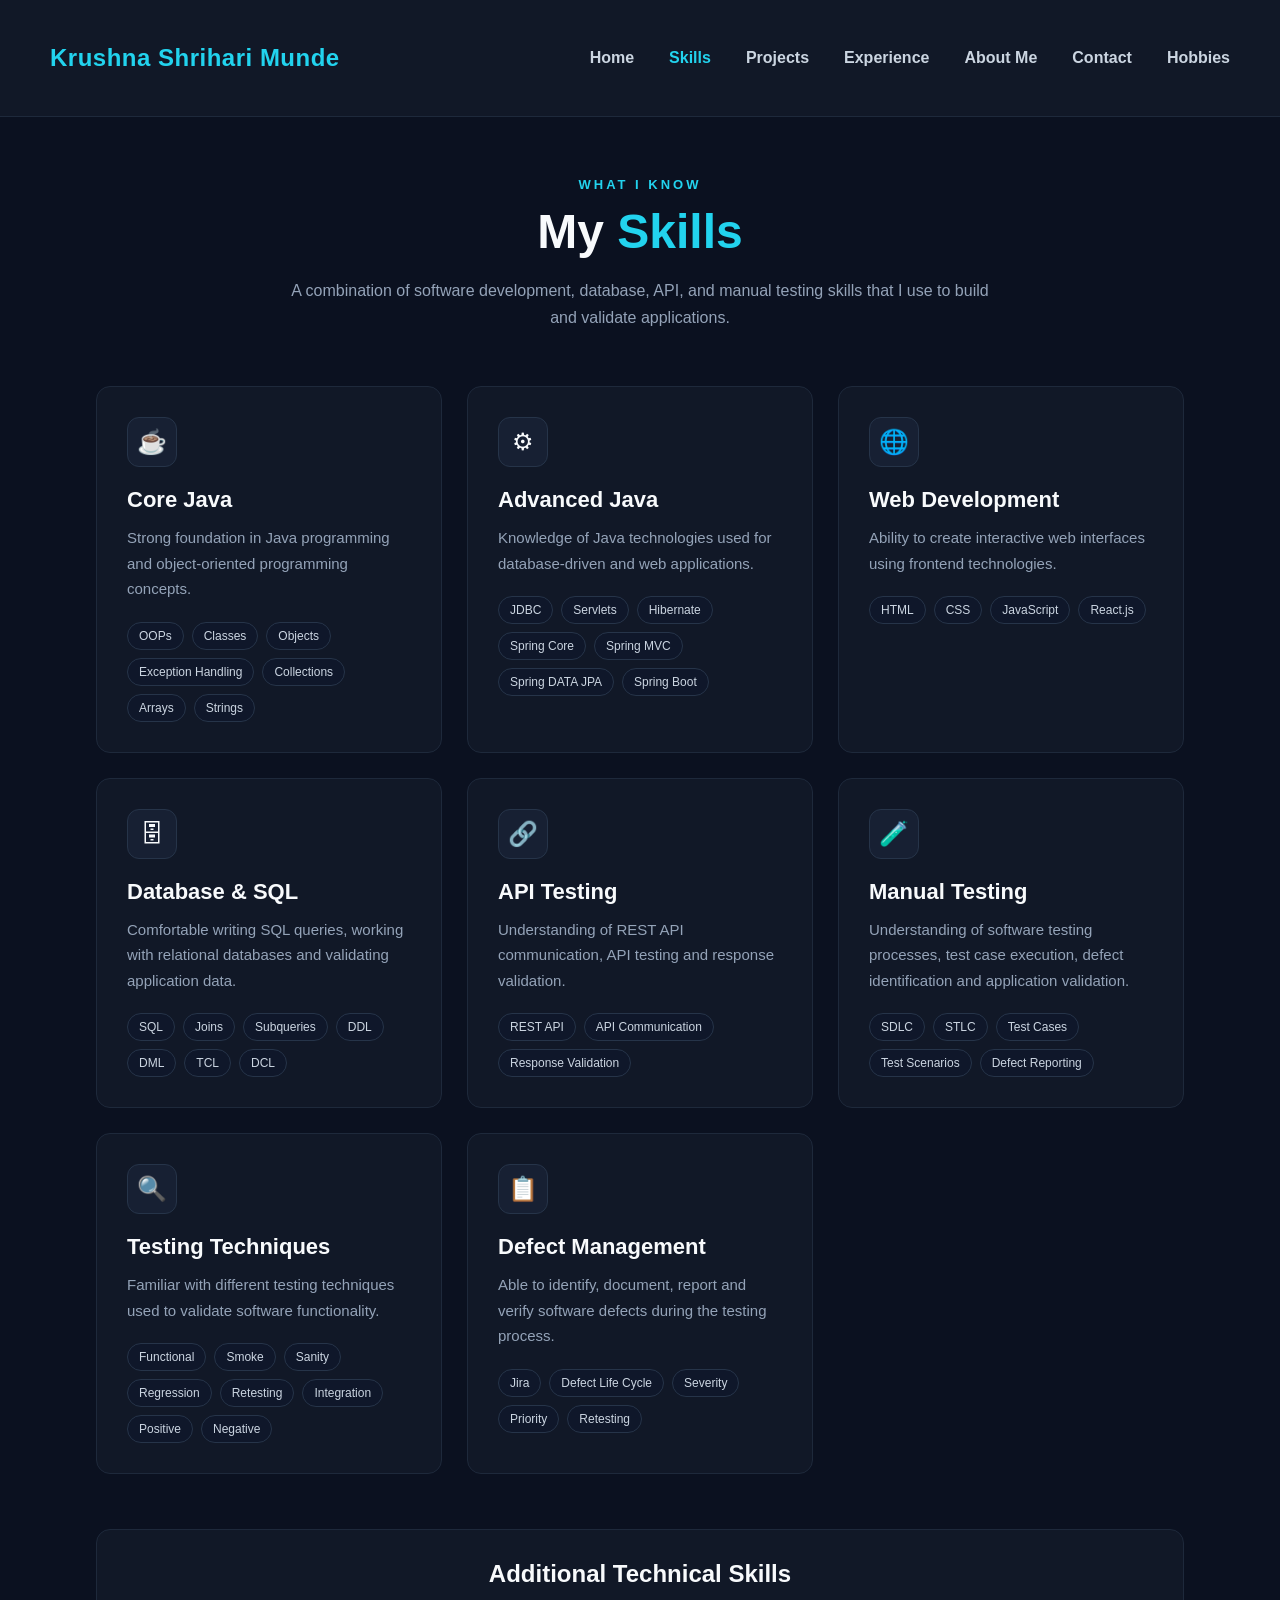
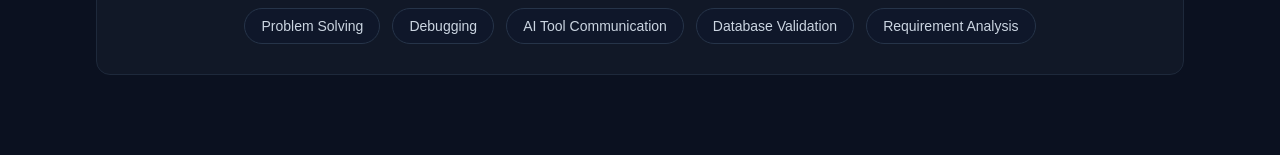
<file: Skill.html>
<!DOCTYPE html>
<html lang="en">

<head>

    <meta charset="UTF-8">

    <meta name="viewport" content="width=device-width, initial-scale=1.0">

    <title>Skills | Krushna Munde</title>

    <link rel="stylesheet" href="./css/Index.css">

</head>


<body>


    <!-- =========================
         NAVBAR
    ========================== -->

    <div class="navBar">

        <a href="index.html" class="navItems" id="logo">
                Krushna Shrihari Munde
        </a>


        <div class="navLinks">

            <a href="index.html"
               class="navItems"
               id="homeTab">
                Home
            </a>


            <a href="Skills.html"
               class="navItems active"
               id="skillsTab">
                Skills
            </a>


            <a href="Project.html"
               class="navItems"
               id="projectTab">
                Projects
            </a>


            <a href="Internship.html"
               class="navItems"
               id="internship">
                Experience 
            </a>


            <a href="About.html"
               class="navItems"
               id="aboutUsTab">
                About Me
            </a>


            <a href="Contact.html"
               class="navItems"
               id="contactUsTab">
                Contact
            </a>


            <a href="Hobbies.html"
               class="navItems"
               id="hobbiesTab">
                Hobbies
            </a>

        </div>

    </div>



    <!-- =========================
         SKILLS PAGE
    ========================== -->

    <section class="skillsSection">


        <!-- =========================
             SECTION HEADING
        ========================== -->

        <div class="sectionHeading">

            <p class="sectionLabel">
                WHAT I KNOW
            </p>


            <h1>
                My <span>Skills</span>
            </h1>


            <p class="sectionDescription">

                A combination of software development,
                database, API, and manual testing skills
                that I use to build and validate applications.

            </p>

        </div>



        <!-- =========================
             SKILL CARDS
        ========================== -->

        <div class="skillsContainer">


            <!-- =========================
                 CORE JAVA
            ========================== -->

            <div class="skillCard">

                <div class="skillIcon">
                    ☕
                </div>


                <h2>
                    Core Java
                </h2>


                <p>

                    Strong foundation in Java programming
                    and object-oriented programming concepts.

                </p>


                <div class="skillTags">

                    <span>OOPs</span>

                    <span>Classes</span>

                    <span>Objects</span>

                    <span>Exception Handling</span>

                    <span>Collections</span>

                    <span>Arrays</span>

                    <span>Strings</span>

                </div>

            </div>



            <!-- =========================
                 ADVANCED JAVA
            ========================== -->

            <div class="skillCard">

                <div class="skillIcon">
                    ⚙
                </div>


                <h2>
                    Advanced Java
                </h2>


                <p>

                    Knowledge of Java technologies used
                    for database-driven and web applications.

                </p>


                <div class="skillTags">

                    <span>JDBC</span>

                    <span>Servlets</span>

                    <span>Hibernate</span>
                    <span>Spring Core</span>
                    <span>Spring MVC</span>
                    <span>Spring DATA JPA</span>
                    <span>Spring Boot</span>

                </div>

            </div>



            <!-- =========================
                 WEB DEVELOPMENT
            ========================== -->

            <div class="skillCard">

                <div class="skillIcon">
                    🌐
                </div>


                <h2>
                    Web Development
                </h2>


                <p>

                    Ability to create interactive web
                    interfaces using frontend technologies.

                </p>


                <div class="skillTags">

                    <span>HTML</span>

                    <span>CSS</span>

                    <span>JavaScript</span>

                    <span>React.js</span>

                </div>

            </div>



            <!-- =========================
                 DATABASE & SQL
            ========================== -->

            <div class="skillCard">

                <div class="skillIcon">
                    🗄
                </div>


                <h2>
                    Database & SQL
                </h2>


                <p>

                    Comfortable writing SQL queries,
                    working with relational databases
                    and validating application data.

                </p>


                <div class="skillTags">

                    <span>SQL</span>

                    <span>Joins</span>

                    <span>Subqueries</span>

                    <span>DDL</span>

                    <span>DML</span>

                    <span>TCL</span>

                    <span>DCL</span>

                </div>

            </div>



            <!-- =========================
                 API
            ========================== -->

            <div class="skillCard">

                <div class="skillIcon">
                    🔗
                </div>


                <h2>
                    API Testing
                </h2>


                <p>

                    Understanding of REST API communication,
                    API testing and response validation.

                </p>


                <div class="skillTags">

                    <span>REST API</span>

                    <span>API Communication</span>

                    <span>Response Validation</span>

                </div>

            </div>



            <!-- =========================
                 MANUAL TESTING
            ========================== -->

            <div class="skillCard">

                <div class="skillIcon">
                    🧪
                </div>


                <h2>
                    Manual Testing
                </h2>


                <p>

                    Understanding of software testing processes,
                    test case execution, defect identification
                    and application validation.

                </p>


                <div class="skillTags">

                    <span>SDLC</span>

                    <span>STLC</span>

                    <span>Test Cases</span>

                    <span>Test Scenarios</span>

                    <span>Defect Reporting</span>

                </div>

            </div>



            <!-- =========================
                 TESTING TECHNIQUES
            ========================== -->

            <div class="skillCard">

                <div class="skillIcon">
                    🔍
                </div>


                <h2>
                    Testing Techniques
                </h2>


                <p>

                    Familiar with different testing techniques
                    used to validate software functionality.

                </p>


                <div class="skillTags">

                    <span>Functional</span>

                    <span>Smoke</span>

                    <span>Sanity</span>

                    <span>Regression</span>

                    <span>Retesting</span>

                    <span>Integration</span>

                    <span>Positive</span>

                    <span>Negative</span>

                </div>

            </div>



            <!-- =========================
                 DEFECT MANAGEMENT
            ========================== -->

            <div class="skillCard">

                <div class="skillIcon">
                    📋
                </div>


                <h2>
                    Defect Management
                </h2>


                <p>

                    Able to identify, document, report
                    and verify software defects during
                    the testing process.

                </p>


                <div class="skillTags">

                    <span>Jira</span>

                    <span>Defect Life Cycle</span>

                    <span>Severity</span>

                    <span>Priority</span>

                    <span>Retesting</span>

                </div>

            </div>


        </div>



        <!-- =========================
             ADDITIONAL SKILLS
        ========================== -->

        <div class="additionalSkills">

            <h2>
                Additional Technical Skills
            </h2>


            <div class="additionalTags">

                <span>Problem Solving</span>

                <span>Debugging</span>

                <span>AI Tool Communication</span>

                <span>Database Validation</span>

                <span>Requirement Analysis</span>

            </div>

        </div>


    </section>


</body>

</html>
</file>
<file: css/Index.css>
/* =========================================================
   Home Page 
========================================================= */

*{
    margin: 0;
    padding: 0;
    box-sizing: border-box;
}


html{
    scroll-behavior: smooth;
}


body{
    background-color: #061525;

    color: #F8FAFC;

    font-family:
        'Segoe UI',
        Tahoma,
        Geneva,
        Verdana,
        sans-serif;

    overflow-x: hidden;
}



/* =========================================================
   NAVBAR
========================================================= */

.navBar{

    width: 100%;

    height: 13vh;

    min-height: 75px;

    position: fixed;

    top: 0;
    left: 0;

    display: flex;

    align-items: center;

    justify-content: space-between;

    padding: 0 50px;

    background-color: #081A2E;

    border-bottom: 1px solid #16304A;

    z-index: 1000;
}



/* =========================================================
   LOGO
========================================================= */

#logo{

    color: #22D3EE;

    font-size: 24px;

    font-weight: 700;

    letter-spacing: 0.5px;

    text-decoration: none;

    transition:
        color 0.3s ease,
        transform 0.3s ease;
}


#logo:hover{

    color: #67E8F9;

    transform: translateY(-2px);
}



/* =========================================================
   NAVIGATION LINKS
========================================================= */

.navLinks{

    display: flex;

    align-items: center;

    gap: 35px;
}


.navItems{

    color: #CBD5E1;

    font-size: 16px;

    font-weight: 600;

    text-decoration: none;

    transition:
        color 0.3s ease,
        transform 0.3s ease;
}


.navItems:hover{

    color: #22D3EE;

    transform: translateY(-2px);
}


.navItems.active{

    color: #22D3EE;
}



/* =========================================================
   HERO SECTION
========================================================= */

#heroSession{

    width: 100%;

    min-height: 87vh;

    margin-top: 13vh;

    position: relative;

    display: flex;

    align-items: center;

    justify-content: center;

    background-color: #061525;

    overflow: hidden;
}



/* =========================================================
   HERO DECORATIVE CIRCLE
========================================================= */

#heroSession::before{

    content: "";

    position: absolute;

    width: 300px;

    height: 300px;

    border-radius: 50%;

    background-color:
        rgba(34, 211, 238, 0.06);

    left: -120px;

    bottom: 30px;
}


#heroSession::after{

    content: "";

    position: absolute;

    width: 90px;

    height: 90px;

    border-radius: 50%;

    border: 20px solid
        rgba(34, 211, 238, 0.07);

    right: 80px;

    top: 80px;
}



/* =========================================================
   HERO CONTENT
========================================================= */

#coverImage{

    width: 88%;

    max-width: 1150px;

    display: flex;

    align-items: center;

    justify-content: center;

    gap: 75px;

    position: relative;

    z-index: 2;
}



/* =========================================================
   PROFILE IMAGE
========================================================= */

#profileImage{

    width: 300px;

    height: 370px;

    flex-shrink: 0;

    overflow: hidden;

    border-radius: 16px;

    background-color: #122B44;

    border: 1px solid #23415D;

    box-shadow:

        0 20px 50px
        rgba(0, 0, 0, 0.45),

        0 0 30px
        rgba(34, 211, 238, 0.08);

    transition:
        transform 0.4s ease,
        border-color 0.4s ease,
        box-shadow 0.4s ease;
}


#profileImage:hover{

    transform: translateY(-7px);

    border-color: #22D3EE;

    box-shadow:

        0 25px 60px
        rgba(0, 0, 0, 0.50),

        0 0 35px
        rgba(34, 211, 238, 0.18);
}



/* =========================================================
   PROFILE PHOTO
========================================================= */

#pfofilepic{

    width: 100%;

    height: 100%;

    display: block;

    object-fit: cover;

    object-position: center;

    border-radius: 16px;
}



/* =========================================================
   PROFILE INFORMATION
========================================================= */

#info{

    max-width: 700px;

    text-align: left;

    position: relative;

    z-index: 3;
}



/* =========================================================
   WELCOME TEXT
========================================================= */

#welcomeText{

    color: #22D3EE;

    font-size: 13px;

    font-weight: 700;

    letter-spacing: 3px;

    margin-bottom: 16px;
}



/* =========================================================
   FULL NAME
========================================================= */

#fullName{

    color: #F8FAFC;

    font-size: 54px;

    font-weight: 750;

    line-height: 1.1;

    margin-bottom: 22px;
}



/* =========================================================
   SKILL SET
========================================================= */

#skillSet{

    color: #E2E8F0;

    font-size: 20px;

    font-weight: 500;

    line-height: 1.7;

    margin-bottom: 20px;
}


#skillSet span{

    color: #22D3EE;

    margin: 0 10px;
}



/* =========================================================
   SHORT INTRO
========================================================= */

#shortIntro{

    max-width: 650px;

    color: #94A3B8;

    font-size: 16px;

    line-height: 1.8;

    margin-bottom: 30px;
}



/* =========================================================
   HERO BUTTONS
========================================================= */

#heroButtons{

    display: flex;

    align-items: center;

    gap: 15px;
}


.heroButton{

    display: inline-flex;

    align-items: center;

    justify-content: center;

    min-width: 135px;

    padding: 11px 20px;

    border-radius: 7px;

    font-size: 14px;

    font-weight: 600;

    text-decoration: none;

    transition:
        transform 0.3s ease,
        background-color 0.3s ease,
        border-color 0.3s ease,
        box-shadow 0.3s ease;
}



/* =========================================================
   PRIMARY BUTTON
========================================================= */

.primaryButton{

    color: #061525;

    background-color: #22D3EE;

    border: 1px solid #22D3EE;
}


.primaryButton:hover{

    background-color: #67E8F9;

    transform: translateY(-3px);

    box-shadow:
        0 8px 25px
        rgba(34, 211, 238, 0.25);
}



/* =========================================================
   SECONDARY BUTTON
========================================================= */

.secondaryButton{

    color: #CBD5E1;

    background-color: transparent;

    border: 1px solid #2A455F;
}


.secondaryButton:hover{

    color: #22D3EE;

    border-color: #22D3EE;

    transform: translateY(-3px);

    background-color:
        rgba(34, 211, 238, 0.05);
}



/* =========================================================
   PORTFOLIO SUMMARY SECTION
========================================================= */

#portfolioSummary{

    position: relative;

    width: 100%;

    min-height: 100vh;

    padding: 100px 0 80px 0;

    background-color: #081A2E;

    border-top: 1px solid #16304A;

    overflow: hidden;
}



/* =========================================================
   SUMMARY BACKGROUND DECORATION
========================================================= */

#portfolioSummary::before{

    content: "";

    position: absolute;

    width: 300px;

    height: 300px;

    border-radius: 50%;

    background-color:
        rgba(34, 211, 238, 0.04);

    left: -120px;

    top: 100px;
}


#portfolioSummary::after{

    content: "";

    position: absolute;

    width: 220px;

    height: 220px;

    border-radius: 50%;

    border: 35px solid
        rgba(34, 211, 238, 0.04);

    right: -80px;

    bottom: 100px;
}



/* =========================================================
   SUMMARY HEADING
========================================================= */

#summaryHeading{

    width: 85%;

    max-width: 850px;

    margin: 0 auto 60px auto;

    text-align: center;

    position: relative;

    z-index: 2;
}


#summaryLabel{

    color: #22D3EE;

    font-size: 13px;

    font-weight: 700;

    letter-spacing: 3px;

    margin-bottom: 14px;
}


#summaryHeading h1{

    color: #F8FAFC;

    font-size: 48px;

    font-weight: 700;

    line-height: 1.2;

    margin-bottom: 18px;
}


#summaryHeading h1 span{

    color: #22D3EE;
}


#summaryDescription{

    max-width: 700px;

    margin: auto;

    color: #94A3B8;

    font-size: 16px;

    line-height: 1.7;
}



/* =========================================================
   SUMMARY CONTAINER
========================================================= */

#summaryContainer{

    width: 85%;

    max-width: 1200px;

    margin: auto;

    display: grid;

    grid-template-columns:
        repeat(3, 1fr);

    gap: 25px;

    position: relative;

    z-index: 2;
}



/* =========================================================
   SUMMARY CARD
========================================================= */

.summaryCard{

    position: relative;

    min-height: 310px;

    padding: 30px;

    background-color: #0D2137;

    border: 1px solid #1C3852;

    border-radius: 15px;

    transition:
        transform 0.3s ease,
        border-color 0.3s ease,
        box-shadow 0.3s ease;

    overflow: hidden;
}


.summaryCard:hover{

    transform: translateY(-8px);

    border-color: #22D3EE;

    box-shadow:

        0 15px 40px
        rgba(0, 0, 0, 0.35),

        0 0 25px
        rgba(34, 211, 238, 0.08);
}



/* =========================================================
   SUMMARY ICON
========================================================= */

.summaryIcon{

    width: 52px;

    height: 52px;

    display: flex;

    align-items: center;

    justify-content: center;

    background-color: #132D47;

    border: 1px solid #24445F;

    border-radius: 12px;

    font-size: 23px;

    margin-bottom: 22px;
}



/* =========================================================
   SUMMARY NUMBER
========================================================= */

.summaryNumber{

    position: absolute;

    top: 25px;

    right: 25px;

    color: #29445C;

    font-size: 28px;

    font-weight: 700;
}



/* =========================================================
   SUMMARY CARD TITLE
========================================================= */

.summaryCard h2{

    color: #F8FAFC;

    font-size: 23px;

    font-weight: 650;

    margin-bottom: 13px;
}



/* =========================================================
   SUMMARY CARD DESCRIPTION
========================================================= */

.summaryCard p:not(.summaryNumber){

    color: #94A3B8;

    font-size: 14px;

    line-height: 1.7;

    min-height: 95px;

    margin-bottom: 20px;
}



/* =========================================================
   SUMMARY LINK
========================================================= */

.summaryLink{

    display: inline-block;

    color: #22D3EE;

    font-size: 14px;

    font-weight: 600;

    text-decoration: none;

    transition:
        color 0.3s ease,
        transform 0.3s ease;
}


.summaryLink:hover{

    color: #67E8F9;

    transform: translateX(5px);
}



/* =========================================================
   SUMMARY FOOTER
========================================================= */

#summaryFooter{

    width: 85%;

    max-width: 1000px;

    margin: 60px auto 0 auto;

    padding-top: 30px;

    border-top: 1px solid #16304A;

    text-align: center;

    position: relative;

    z-index: 2;
}


#summaryFooter p{

    color: #64748B;

    font-size: 14px;

    line-height: 1.7;
}



/* =========================================================
   TABLET RESPONSIVE
========================================================= */

@media(max-width: 1000px){

    .navBar{

        padding: 0 30px;
    }


    .navLinks{

        gap: 20px;
    }


    #coverImage{

        width: 90%;

        gap: 45px;
    }


    #profileImage{

        width: 260px;

        height: 330px;
    }


    #fullName{

        font-size: 44px;
    }


    #skillSet{

        font-size: 18px;
    }


    #summaryContainer{

        grid-template-columns:
            repeat(2, 1fr);
    }

}



/* =========================================================
   MOBILE RESPONSIVE
========================================================= */

@media(max-width: 700px){

    .navBar{

        height: auto;

        min-height: 13vh;

        flex-direction: column;

        justify-content: center;

        gap: 15px;

        padding: 15px;
    }


    .navLinks{

        flex-wrap: wrap;

        justify-content: center;

        gap: 15px;
    }


    #heroSession{

        min-height: auto;

        padding: 70px 0;
    }


    #coverImage{

        width: 90%;

        flex-direction: column;

        gap: 35px;

        padding: 30px 0;
    }


    #profileImage{

        width: 230px;

        height: 285px;
    }


    #info{

        width: 100%;

        text-align: center;
    }


    #welcomeText{

        font-size: 11px;

        letter-spacing: 2px;
    }


    #fullName{

        font-size: 36px;
    }


    #skillSet{

        font-size: 16px;
    }


    #skillSet span{

        margin: 0 5px;
    }


    #shortIntro{

        font-size: 14px;

        margin-left: auto;

        margin-right: auto;
    }


    #heroButtons{

        justify-content: center;

        flex-wrap: wrap;
    }


    #portfolioSummary{

        padding-top: 70px;
    }


    #summaryHeading{

        width: 90%;

        margin-bottom: 45px;
    }


    #summaryHeading h1{

        font-size: 38px;
    }


    #summaryDescription{

        font-size: 15px;
    }


    #summaryContainer{

        width: 90%;

        grid-template-columns: 1fr;
    }


    .summaryCard{

        min-height: auto;
    }


    #summaryFooter{

        width: 90%;
    }

}
/* =========================================================
   Skills Page
========================================================= */

*{
    margin: 0;
    padding: 0;
    box-sizing: border-box;
}


body{

    background-color: #0F172A;

    font-family:
        'Segoe UI',
        Tahoma,
        Geneva,
        Verdana,
        sans-serif;

    color: #F8FAFC;
}


/* =========================
   NAVBAR
========================= */

.navBar{

    background-color: #111827;

    width: 100%;

    height: 13vh;

    position: fixed;

    top: 0;
    left: 0;

    display: flex;

    align-items: center;

    justify-content: space-between;

    padding: 0 50px;

    border-bottom: 1px solid #1E293B;

    z-index: 1000;
}


/* =========================
   LOGO
========================= */

#logo{

    color: #22D3EE;

    font-size: 24px;

    font-weight: 700;

    text-decoration: none;

    letter-spacing: 0.5px;
}


/* =========================
   NAV LINKS
========================= */

.navLinks{

    display: flex;

    align-items: center;

    gap: 35px;
}


.navItems{

    color: #CBD5E1;

    font-size: 16px;

    font-weight: 600;

    text-decoration: none;

    transition:
        color 0.3s ease,
        transform 0.3s ease;
}


.navItems:hover{

    color: #22D3EE;

    transform: translateY(-2px);
}


/* =========================
   ACTIVE TAB
========================= */

.navItems.active{

    color: #22D3EE;
}


/* =========================
   SKILLS SECTION
========================= */

.skillsSection{

    width: 100%;

    min-height: 100vh;

    background-color: #0B1120;

    padding-top: calc(13vh + 60px);

    padding-bottom: 80px;
}


/* =========================
   SECTION HEADING
========================= */

.sectionHeading{

    width: 85%;

    max-width: 900px;

    margin: 0 auto 55px auto;

    text-align: center;
}


.sectionLabel{

    color: #22D3EE;

    font-size: 13px;

    font-weight: 700;

    letter-spacing: 3px;

    margin-bottom: 12px;
}


.sectionHeading h1{

    color: #F8FAFC;

    font-size: 48px;

    font-weight: 700;

    margin-bottom: 18px;
}


.sectionHeading h1 span{

    color: #22D3EE;
}


.sectionDescription{

    color: #94A3B8;

    font-size: 16px;

    line-height: 1.7;

    max-width: 700px;

    margin: auto;
}


/* =========================
   SKILLS CONTAINER
========================= */

.skillsContainer{

    width: 85%;

    max-width: 1200px;

    margin: auto;

    display: grid;

    grid-template-columns:
        repeat(3, 1fr);

    gap: 25px;
}


/* =========================
   SKILL CARD
========================= */

.skillCard{

    background-color: #111827;

    border: 1px solid #1E293B;

    border-radius: 14px;

    padding: 30px;

    min-height: 300px;

    transition:
        transform 0.3s ease,
        border-color 0.3s ease,
        box-shadow 0.3s ease;
}


.skillCard:hover{

    transform: translateY(-7px);

    border-color: #22D3EE;

    box-shadow:
        0 10px 30px rgba(0, 0, 0, 0.25),
        0 0 20px rgba(34, 211, 238, 0.08);
}


/* =========================
   SKILL ICON
========================= */

.skillIcon{

    width: 50px;

    height: 50px;

    display: flex;

    align-items: center;

    justify-content: center;

    background-color: #172033;

    border: 1px solid #263449;

    border-radius: 12px;

    font-size: 24px;

    margin-bottom: 20px;
}


/* =========================
   SKILL TITLE
========================= */

.skillCard h2{

    color: #F8FAFC;

    font-size: 22px;

    font-weight: 650;

    margin-bottom: 12px;
}


/* =========================
   SKILL DESCRIPTION
========================= */

.skillCard p{

    color: #94A3B8;

    font-size: 15px;

    line-height: 1.7;

    margin-bottom: 20px;
}


/* =========================
   SKILL TAGS
========================= */

.skillTags{

    display: flex;

    flex-wrap: wrap;

    gap: 8px;
}


.skillTags span{

    color: #CBD5E1;

    background-color: #0F172A;

    border: 1px solid #263449;

    border-radius: 20px;

    padding: 6px 11px;

    font-size: 12px;

    transition:
        color 0.3s ease,
        border-color 0.3s ease,
        background-color 0.3s ease;
}


.skillTags span:hover{

    color: #22D3EE;

    border-color: #22D3EE;

    background-color: #13232E;
}


/* =========================
   ADDITIONAL SKILLS
========================= */

.additionalSkills{

    width: 85%;

    max-width: 1200px;

    margin: 55px auto 0 auto;

    padding: 30px;

    background-color: #111827;

    border: 1px solid #1E293B;

    border-radius: 14px;

    text-align: center;
}


.additionalSkills h2{

    color: #F8FAFC;

    font-size: 24px;

    margin-bottom: 20px;
}


.additionalTags{

    display: flex;

    justify-content: center;

    align-items: center;

    flex-wrap: wrap;

    gap: 12px;
}


.additionalTags span{

    color: #CBD5E1;

    background-color: #0F172A;

    border: 1px solid #263449;

    border-radius: 25px;

    padding: 9px 16px;

    font-size: 14px;

    transition:
        color 0.3s ease,
        border-color 0.3s ease;
}


.additionalTags span:hover{

    color: #22D3EE;

    border-color: #22D3EE;
}


/* =========================
   RESPONSIVE
========================= */

@media(max-width: 1000px){

    .skillsContainer{

        grid-template-columns:
            repeat(2, 1fr);
    }


    .navLinks{

        gap: 20px;
    }


    .navBar{

        padding: 0 30px;
    }

}


@media(max-width: 700px){

    .navBar{

        height: auto;

        min-height: 13vh;

        flex-direction: column;

        justify-content: center;

        gap: 15px;

        padding: 15px;
    }


    .navLinks{

        flex-wrap: wrap;

        justify-content: center;

        gap: 15px;
    }


    .skillsSection{

        padding-top: 180px;
    }


    .sectionHeading{

        width: 90%;
    }


    .sectionHeading h1{

        font-size: 38px;
    }


    .sectionDescription{

        font-size: 15px;
    }


    .skillsContainer{

        width: 90%;

        grid-template-columns: 1fr;
    }


    .additionalSkills{

        width: 90%;
    }


}

/* =========================================================
   About Me Page
========================================================= */


/* =========================
   ABOUT SECTION
========================= */

#aboutSection{

    width: 100%;

    min-height: 100vh;

    background-color: #0B1120;

    padding-top: calc(13vh + 60px);

    padding-bottom: 100px;
}


/* =========================
   ABOUT CONTAINER
========================= */

#aboutContainer{

    width: 85%;

    max-width: 1200px;

    margin: auto;
}


/* =========================
   ABOUT HEADING
========================= */

#aboutHeading{

    text-align: center;

    margin-bottom: 60px;
}


#aboutLabel{

    color: #22D3EE;

    font-size: 13px;

    font-weight: 700;

    letter-spacing: 3px;

    margin-bottom: 12px;
}


#aboutHeading h1{

    color: #F8FAFC;

    font-size: 48px;

    font-weight: 700;

    margin: 0;
}


#aboutHeading h1 span{

    color: #22D3EE;
}


/* =========================
   ABOUT CONTENT
========================= */

#aboutContent{

    display: grid;

    grid-template-columns:
        1.2fr 0.8fr;

    gap: 60px;

    align-items: start;

    margin-bottom: 80px;
}


/* =========================
   ABOUT INTRODUCTION
========================= */

#aboutIntroduction{

    padding: 10px 0;
}


#aboutIntroduction h2{

    color: #F8FAFC;

    font-size: 30px;

    margin-bottom: 25px;

    line-height: 1.3;
}


#aboutIntroduction h2 span{

    color: #22D3EE;
}


#aboutIntroduction p{

    color: #94A3B8;

    font-size: 16px;

    line-height: 1.8;

    margin-bottom: 20px;
}


/* =========================
   ABOUT DETAILS
========================= */

#aboutDetails{

    display: grid;

    grid-template-columns: 1fr 1fr;

    gap: 15px;
}


/* =========================
   ABOUT DETAIL CARD
========================= */

.aboutDetailCard{

    display: flex;

    flex-direction: column;

    padding: 22px;

    min-height: 135px;

    background-color: #111827;

    border: 1px solid #1E293B;

    border-radius: 12px;

    transition:
        transform 0.3s ease,
        border-color 0.3s ease,
        box-shadow 0.3s ease;
}


.aboutDetailCard:hover{

    transform: translateY(-5px);

    border-color: #22D3EE;

    box-shadow:
        0 10px 30px rgba(0, 0, 0, 0.25),

        0 0 18px
        rgba(34, 211, 238, 0.07);
}


/* =========================
   DETAIL TITLE
========================= */

.detailTitle{

    color: #64748B;

    font-size: 12px;

    font-weight: 700;

    text-transform: uppercase;

    letter-spacing: 1px;

    margin-bottom: 10px;
}


/* =========================
   DETAIL VALUE
========================= */

.detailValue{

    color: #F8FAFC;

    font-size: 17px;

    font-weight: 600;

    line-height: 1.4;

    margin-bottom: 5px;
}


/* =========================
   DETAIL SUB VALUE
========================= */

.detailSubValue{

    color: #94A3B8;

    font-size: 13px;

    line-height: 1.5;
}


/* =========================
   PROFESSIONAL FOCUS
========================= */

#aboutFocus{

    margin-bottom: 80px;
}


#aboutFocus h2{

    color: #F8FAFC;

    font-size: 30px;

    text-align: center;

    margin-bottom: 35px;
}


/* =========================
   FOCUS CONTAINER
========================= */

#focusContainer{

    display: grid;

    grid-template-columns:
        repeat(3, 1fr);

    gap: 25px;
}


/* =========================
   FOCUS CARD
========================= */

.focusCard{

    padding: 30px;

    min-height: 230px;

    background-color: #111827;

    border: 1px solid #1E293B;

    border-radius: 14px;

    transition:
        transform 0.3s ease,
        border-color 0.3s ease,
        box-shadow 0.3s ease;
}


.focusCard:hover{

    transform: translateY(-7px);

    border-color: #22D3EE;

    box-shadow:
        0 12px 35px rgba(0, 0, 0, 0.25),

        0 0 20px
        rgba(34, 211, 238, 0.08);
}


/* =========================
   FOCUS ICON
========================= */

.focusIcon{

    width: 52px;

    height: 52px;

    display: flex;

    align-items: center;

    justify-content: center;

    background-color: #172033;

    border: 1px solid #263449;

    border-radius: 12px;

    font-size: 24px;

    margin-bottom: 20px;
}


/* =========================
   FOCUS TITLE
========================= */

.focusCard h3{

    color: #F8FAFC;

    font-size: 20px;

    margin-bottom: 12px;
}


/* =========================
   FOCUS DESCRIPTION
========================= */

.focusCard p{

    color: #94A3B8;

    font-size: 14px;

    line-height: 1.7;
}


/* =========================
   EDUCATION SECTION
========================= */

#educationSection{

    margin-bottom: 20px;
}


#educationSection > h2{

    color: #F8FAFC;

    font-size: 30px;

    text-align: center;

    margin-bottom: 35px;
}


/* =========================
   EDUCATION CARD
========================= */

#educationCard{

    background-color: #111827;

    border: 1px solid #1E293B;

    border-radius: 14px;

    padding: 10px 30px;
}


/* =========================
   EDUCATION ITEM
========================= */

.educationItem{

    display: grid;

    grid-template-columns: 90px 1fr;

    gap: 25px;

    align-items: start;

    padding: 25px 0;

    border-bottom: 1px solid #1E293B;
}


.educationItem:last-child{

    border-bottom: none;
}


/* =========================
   EDUCATION YEAR
========================= */

.educationYear{

    color: #22D3EE;

    font-size: 16px;

    font-weight: 700;

    padding-top: 3px;
}


/* =========================
   EDUCATION TITLE
========================= */

.educationItem h3{

    color: #F8FAFC;

    font-size: 18px;

    margin-bottom: 8px;
}


/* =========================
   EDUCATION INSTITUTE
========================= */

.educationItem p{

    color: #94A3B8;

    font-size: 14px;

    line-height: 1.6;

    margin-bottom: 8px;
}


/* =========================
   EDUCATION RESULT
========================= */

.educationItem strong{

    color: #22D3EE;

    font-size: 14px;
}


/* =========================
   ABOUT RESPONSIVE
========================= */

@media(max-width: 1000px){

    #aboutContent{

        grid-template-columns: 1fr;

        gap: 40px;
    }


    #focusContainer{

        grid-template-columns:
            repeat(2, 1fr);
    }

}


@media(max-width: 700px){

    #aboutSection{

        padding-top: 180px;
    }


    #aboutContainer{

        width: 90%;
    }


    #aboutHeading h1{

        font-size: 38px;
    }


    #aboutContent{

        gap: 30px;
    }


    #aboutIntroduction h2{

        font-size: 26px;
    }


    #aboutIntroduction p{

        font-size: 15px;
    }


    #aboutDetails{

        grid-template-columns: 1fr;
    }


    #focusContainer{

        grid-template-columns: 1fr;
    }


    #aboutFocus h2,
    #educationSection > h2{

        font-size: 26px;
    }


    .educationItem{

        grid-template-columns: 1fr;

        gap: 8px;
    }


    .educationYear{

        padding-top: 0;
    }


    #educationCard{

        padding: 10px 20px;
    }

}
/* =========================================================
   Contact Page
========================================================= */


/* =========================
   CONTACT SECTION
========================= */

#contactSection{

    width: 100%;

    min-height: 100vh;

    background-color: #0B1120;

    padding-top: calc(13vh + 60px);

    padding-bottom: 80px;
}


/* =========================
   CONTACT CONTAINER
========================= */

#contactContainer{

    width: 85%;

    max-width: 1000px;

    margin: auto;

    text-align: center;
}


/* =========================
   CONTACT LABEL
========================= */

#contactLabel{

    color: #22D3EE;

    font-size: 13px;

    font-weight: 700;

    letter-spacing: 3px;

    margin-bottom: 12px;
}


/* =========================
   CONTACT TITLE
========================= */

#contactTitle{

    color: #F8FAFC;

    font-size: 48px;

    font-weight: 700;

    margin-bottom: 18px;
}


#contactTitle span{

    color: #22D3EE;
}


/* =========================
   CONTACT DESCRIPTION
========================= */

#contactDescription{

    max-width: 650px;

    margin: 0 auto 40px auto;

    color: #94A3B8;

    font-size: 16px;

    line-height: 1.7;
}


/* =========================
   EMAIL CARD
========================= */

.emailCard{

    width: 100%;

    display: flex;

    align-items: center;

    text-align: left;

    padding: 22px 25px;

    margin-bottom: 30px;

    background-color: #111827;

    border: 1px solid #1E293B;

    border-radius: 14px;

    text-decoration: none;

    transition:
        transform 0.3s ease,
        border-color 0.3s ease,
        box-shadow 0.3s ease;
}


.emailCard:hover{

    transform: translateY(-5px);

    border-color: #22D3EE;

    box-shadow:
        0 12px 30px rgba(0, 0, 0, 0.25),

        0 0 20px
        rgba(34, 211, 238, 0.08);
}


/* =========================
   EMAIL ICON
========================= */

.emailIcon{

    width: 52px;

    height: 52px;

    flex-shrink: 0;

    display: flex;

    align-items: center;

    justify-content: center;

    background-color: #172033;

    border: 1px solid #263449;

    border-radius: 12px;

    color: #22D3EE;

    font-size: 22px;

    font-weight: 700;

    margin-right: 20px;
}


/* =========================
   EMAIL INFO
========================= */

.emailInfo{

    flex: 1;
}


.emailInfo h2{

    color: #F8FAFC;

    font-size: 19px;

    margin-bottom: 5px;
}


.emailInfo p{

    color: #94A3B8;

    font-size: 14px;
}


/* =========================
   EMAIL ARROW
========================= */

.emailArrow{

    color: #22D3EE;

    font-size: 22px;

    transition:
        transform 0.3s ease;
}


.emailCard:hover .emailArrow{

    transform: translateX(5px);
}


/* =========================
   SOCIAL CONTAINER
========================= */

#socialContainer{

    display: grid;

    grid-template-columns:
        repeat(2, 1fr);

    gap: 15px;

    text-align: left;
}


/* =========================
   SOCIAL CARD
========================= */

.socialCard{

    display: flex;

    align-items: center;

    padding: 20px;

    background-color: #111827;

    border: 1px solid #1E293B;

    border-radius: 12px;

    text-decoration: none;

    transition:
        transform 0.3s ease,
        border-color 0.3s ease,
        box-shadow 0.3s ease;
}


.socialCard:hover{

    transform: translateY(-5px);

    border-color: #22D3EE;

    box-shadow:
        0 10px 28px rgba(0, 0, 0, 0.25),

        0 0 18px
        rgba(34, 211, 238, 0.07);
}


/* =========================
   SOCIAL ICON
========================= */

.socialIcon{

    width: 48px;

    height: 48px;

    flex-shrink: 0;

    display: flex;

    align-items: center;

    justify-content: center;

    background-color: #172033;

    border: 1px solid #263449;

    border-radius: 11px;

    color: #22D3EE;

    font-size: 18px;

    font-weight: 700;

    margin-right: 16px;
}


/* =========================
   SOCIAL INFO
========================= */

.socialInfo{

    flex: 1;
}


.socialInfo h2{

    color: #F8FAFC;

    font-size: 17px;

    margin-bottom: 5px;
}


.socialInfo p{

    color: #94A3B8;

    font-size: 13px;

    line-height: 1.4;
}


/* =========================
   SOCIAL ARROW
========================= */

.socialArrow{

    color: #22D3EE;

    font-size: 20px;

    transition:
        transform 0.3s ease;
}


.socialCard:hover .socialArrow{

    transform: translateX(5px);
}


/* =========================
   COMING SOON CARDS
========================= */

.socialCard[href="#"]{

    cursor: default;

    opacity: 0.75;
}


.socialCard[href="#"]:hover{

    transform: none;

    border-color: #1E293B;

    box-shadow: none;
}


.socialCard[href="#"] .socialArrow{

    color: #64748B;
}


/* =========================
   CONTACT FOOTER
========================= */

#contactFooter{

    color: #64748B;

    font-size: 13px;

    line-height: 1.7;

    margin-top: 35px;
}


/* =========================
   CONTACT RESPONSIVE
========================= */

@media(max-width: 700px){

    #contactSection{

        padding-top: 180px;

        padding-bottom: 60px;
    }


    #contactContainer{

        width: 90%;
    }


    #contactTitle{

        font-size: 38px;
    }


    #contactDescription{

        font-size: 15px;

        margin-bottom: 30px;
    }


    #socialContainer{

        grid-template-columns: 1fr;
    }


    .emailCard{

        padding: 18px;
    }


    .emailInfo p{

        font-size: 13px;

        word-break: break-word;
    }


    .socialCard{

        padding: 18px;
    }

}
/* =========================================================
   Hobbies Page
========================================================= */


/* =========================
   HOBBIES SECTION
========================= */

#hobbiesSection{

    width: 100%;

    min-height: 100vh;

    background-color: #0B1120;

    padding-top: calc(13vh + 60px);

    padding-bottom: 80px;

    display: flex;

    align-items: center;

    justify-content: center;

    text-align: center;
}


/* =========================
   HOBBIES CONTAINER
========================= */

#hobbiesContainer{

    width: 85%;

    max-width: 800px;

    margin: auto;

    padding: 60px 40px;

    background-color: #111827;

    border: 1px solid #1E293B;

    border-radius: 18px;

    box-shadow:
        0 20px 50px
        rgba(0, 0, 0, 0.25);

    transition:
        transform 0.3s ease,
        border-color 0.3s ease,
        box-shadow 0.3s ease;
}


#hobbiesContainer:hover{

    transform: translateY(-5px);

    border-color: #22D3EE;

    box-shadow:
        0 20px 50px
        rgba(0, 0, 0, 0.35),

        0 0 25px
        rgba(34, 211, 238, 0.07);
}


/* =========================
   HOBBIES ICON
========================= */

#hobbiesIcon{

    width: 75px;

    height: 75px;

    margin: 0 auto 25px auto;

    display: flex;

    align-items: center;

    justify-content: center;

    background-color: #172033;

    border: 1px solid #263449;

    border-radius: 18px;

    font-size: 32px;

    box-shadow:
        0 0 20px
        rgba(34, 211, 238, 0.06);
}


/* =========================
   HOBBIES LABEL
========================= */

#hobbiesLabel{

    color: #22D3EE;

    font-size: 13px;

    font-weight: 700;

    letter-spacing: 3px;

    margin-bottom: 15px;
}


/* =========================
   HOBBIES TITLE
========================= */

#hobbiesTitle{

    color: #F8FAFC;

    font-size: 48px;

    font-weight: 700;

    line-height: 1.2;

    margin-bottom: 20px;
}


#hobbiesTitle span{

    display: block;

    color: #818CF8;

    font-size: 22px;

    font-weight: 600;

    margin-top: 10px;
}


/* =========================
   HOBBIES DESCRIPTION
========================= */

#hobbiesDescription{

    max-width: 600px;

    margin: 0 auto 25px auto;

    color: #94A3B8;

    font-size: 16px;

    line-height: 1.8;
}


/* =========================
   HOBBIES STATUS
========================= */

#hobbiesStatus{

    display: inline-flex;

    align-items: center;

    gap: 10px;

    padding: 10px 18px;

    margin-bottom: 25px;

    background-color: #172033;

    border: 1px solid #263449;

    border-radius: 25px;

    color: #CBD5E1;

    font-size: 13px;

    font-weight: 600;
}


/* =========================
   STATUS DOT
========================= */

#hobbiesStatusDot{

    width: 9px;

    height: 9px;

    display: inline-block;

    border-radius: 50%;

    background-color: #22D3EE;

    box-shadow:
        0 0 10px
        rgba(34, 211, 238, 0.6);

    animation:
        hobbiesPulse 1.8s infinite;
}


/* =========================
   STATUS ANIMATION
========================= */

@keyframes hobbiesPulse{

    0%{

        opacity: 1;

        transform: scale(1);

    }

    50%{

        opacity: 0.45;

        transform: scale(0.8);

    }

    100%{

        opacity: 1;

        transform: scale(1);

    }

}


/* =========================
   HOBBIES MESSAGE
========================= */

#hobbiesMessage{

    color: #64748B;

    font-size: 14px;

    line-height: 1.7;

    margin-top: 5px;
}


/* =========================
   HOBBIES RESPONSIVE
========================= */

@media(max-width: 700px){

    #hobbiesSection{

        padding-top: 180px;

        padding-bottom: 60px;

    }


    #hobbiesContainer{

        width: 90%;

        padding: 45px 25px;

    }


    #hobbiesIcon{

        width: 65px;

        height: 65px;

        font-size: 28px;

    }


    #hobbiesTitle{

        font-size: 38px;

    }


    #hobbiesTitle span{

        font-size: 19px;

    }


    #hobbiesDescription{

        font-size: 15px;

    }


    #hobbiesStatus{

        font-size: 12px;

        padding: 9px 14px;

    }

}
/* =========================================================
   Internship Page
========================================================= */


/* =========================
   INTERNSHIP SECTION
========================= */

#internshipSection{

    width: 100%;

    min-height: 100vh;

    background-color: #0B1120;

    padding-top: calc(13vh + 60px);

    padding-bottom: 80px;

    display: flex;

    align-items: center;

    justify-content: center;

    text-align: center;
}


/* =========================
   INTERNSHIP CONTAINER
========================= */

#internshipContainer{

    width: 85%;

    max-width: 800px;

    margin: auto;

    padding: 60px 40px;

    background-color: #111827;

    border: 1px solid #1E293B;

    border-radius: 18px;

    box-shadow:
        0 20px 50px
        rgba(0, 0, 0, 0.25);

    transition:
        transform 0.3s ease,
        border-color 0.3s ease,
        box-shadow 0.3s ease;
}


#internshipContainer:hover{

    transform: translateY(-5px);

    border-color: #22D3EE;

    box-shadow:
        0 20px 50px
        rgba(0, 0, 0, 0.35),

        0 0 25px
        rgba(34, 211, 238, 0.07);
}


/* =========================
   INTERNSHIP ICON
========================= */

#internshipIcon{

    width: 75px;

    height: 75px;

    margin: 0 auto 25px auto;

    display: flex;

    align-items: center;

    justify-content: center;

    background-color: #172033;

    border: 1px solid #263449;

    border-radius: 18px;

    font-size: 32px;

    box-shadow:
        0 0 20px
        rgba(34, 211, 238, 0.06);
}


/* =========================
   INTERNSHIP LABEL
========================= */

#internshipLabel{

    color: #22D3EE;

    font-size: 13px;

    font-weight: 700;

    letter-spacing: 3px;

    margin-bottom: 15px;
}


/* =========================
   INTERNSHIP TITLE
========================= */

#internshipTitle{

    color: #F8FAFC;

    font-size: 48px;

    font-weight: 700;

    line-height: 1.2;

    margin-bottom: 20px;
}


#internshipTitle span{

    display: block;

    color: #818CF8;

    font-size: 22px;

    font-weight: 600;

    margin-top: 10px;
}


/* =========================
   INTERNSHIP DESCRIPTION
========================= */

#internshipDescription{

    max-width: 600px;

    margin: 0 auto 25px auto;

    color: #94A3B8;

    font-size: 16px;

    line-height: 1.8;
}


/* =========================
   INTERNSHIP STATUS
========================= */

#internshipStatus{

    display: inline-flex;

    align-items: center;

    gap: 10px;

    padding: 10px 18px;

    margin-bottom: 25px;

    background-color: #172033;

    border: 1px solid #263449;

    border-radius: 25px;

    color: #CBD5E1;

    font-size: 13px;

    font-weight: 600;
}


/* =========================
   STATUS DOT
========================= */

#statusDot{

    width: 9px;

    height: 9px;

    display: inline-block;

    border-radius: 50%;

    background-color: #22D3EE;

    box-shadow:
        0 0 10px
        rgba(34, 211, 238, 0.6);

    animation:
        internshipPulse 1.8s infinite;
}


/* =========================
   STATUS ANIMATION
========================= */

@keyframes internshipPulse{

    0%{

        opacity: 1;

        transform: scale(1);

    }

    50%{

        opacity: 0.45;

        transform: scale(0.8);

    }

    100%{

        opacity: 1;

        transform: scale(1);

    }

}


/* =========================
   INTERNSHIP MESSAGE
========================= */

#internshipMessage{

    color: #64748B;

    font-size: 14px;

    line-height: 1.7;

    margin-top: 5px;
}


/* =========================
   INTERNSHIP RESPONSIVE
========================= */

@media(max-width: 700px){

    #internshipSection{

        padding-top: 180px;

        padding-bottom: 60px;
    }


    #internshipContainer{

        width: 90%;

        padding: 45px 25px;
    }


    #internshipIcon{

        width: 65px;

        height: 65px;

        font-size: 28px;
    }


    #internshipTitle{

        font-size: 38px;
    }


    #internshipTitle span{

        font-size: 19px;
    }


    #internshipDescription{

        font-size: 15px;
    }


    #internshipStatus{

        font-size: 12px;

        padding: 9px 14px;
    }

}
/* =========================================================
   Projects Page
========================================================= */


/* =========================
   PROJECTS SECTION
========================= */

.projectsSection{

    width: 100%;

    min-height: 100vh;

    background-color: #0B1120;

    padding-top: calc(13vh + 60px);

    padding-bottom: 100px;
}


/* =========================
   PAGE HEADING
========================= */

.sectionHeading{

    width: 85%;

    max-width: 900px;

    margin: 0 auto 65px auto;

    text-align: center;
}


.sectionLabel{

    color: #22D3EE;

    font-size: 13px;

    font-weight: 700;

    letter-spacing: 3px;

    margin-bottom: 12px;
}


.sectionHeading h1{

    color: #F8FAFC;

    font-size: 48px;

    font-weight: 700;

    margin-bottom: 18px;
}


.sectionHeading h1 span{

    color: #22D3EE;
}


.sectionDescription{

    color: #94A3B8;

    font-size: 16px;

    line-height: 1.7;

    max-width: 720px;

    margin: auto;
}


/* =========================
   PROJECT CATEGORY
========================= */

.projectCategory{

    width: 85%;

    max-width: 1200px;

    margin: 0 auto 75px auto;
}


/* =========================
   CATEGORY HEADING
========================= */

.categoryHeading{

    margin-bottom: 30px;

    border-left: 3px solid #22D3EE;

    padding-left: 18px;
}


.categoryHeading h2{

    color: #F8FAFC;

    font-size: 28px;

    margin-bottom: 8px;
}


.categoryHeading p{

    color: #94A3B8;

    font-size: 15px;

    line-height: 1.6;
}


/* =========================
   PROJECT CONTAINER
========================= */

.projectsContainer{

    display: grid;

    grid-template-columns:
        repeat(3, 1fr);

    gap: 25px;
}


/* =========================
   PROJECT CARD
========================= */

.projectCard{

    position: relative;

    background-color: #111827;

    border: 1px solid #1E293B;

    border-radius: 14px;

    overflow: hidden;

    transition:
        transform 0.3s ease,
        border-color 0.3s ease,
        box-shadow 0.3s ease;
}


.projectCard:hover{

    transform: translateY(-7px);

    border-color: #22D3EE;

    box-shadow:
        0 12px 35px rgba(0, 0, 0, 0.25),
        0 0 20px rgba(34, 211, 238, 0.08);
}


/* =========================
   PROJECT NUMBER
========================= */

.projectNumber{

    position: absolute;

    top: 18px;

    right: 20px;

    color: #334155;

    font-size: 35px;

    font-weight: 800;

    line-height: 1;
}


/* =========================
   PROJECT CONTENT
========================= */

.projectContent{

    padding: 30px;
}


/* =========================
   PROJECT TYPE
========================= */

.projectType{

    color: #22D3EE;

    font-size: 11px;

    font-weight: 700;

    letter-spacing: 2px;

    margin-bottom: 12px;
}


/* =========================
   PROJECT TITLE
========================= */

.projectContent h3{

    color: #F8FAFC;

    font-size: 22px;

    line-height: 1.35;

    margin-bottom: 15px;

    padding-right: 35px;
}


/* =========================
   PROJECT DESCRIPTION
========================= */

.projectDescription{

    color: #94A3B8;

    font-size: 14px;

    line-height: 1.7;

    margin-bottom: 20px;
}


/* =========================
   PROJECT FEATURES
========================= */

.projectFeatures{

    display: flex;

    flex-wrap: wrap;

    gap: 7px;

    margin-bottom: 22px;
}


.projectFeatures span{

    color: #CBD5E1;

    background-color: #172033;

    border: 1px solid #263449;

    border-radius: 20px;

    padding: 5px 9px;

    font-size: 11px;
}


/* =========================
   TECHNOLOGY TITLE
========================= */

.technologyTitle{

    color: #F8FAFC;

    font-size: 13px;

    font-weight: 600;

    margin-bottom: 10px;
}


/* =========================
   TECHNOLOGY TAGS
========================= */

.technologyTags{

    display: flex;

    flex-wrap: wrap;

    gap: 7px;
}


.technologyTags span{

    color: #22D3EE;

    background-color: #0F172A;

    border: 1px solid #263449;

    border-radius: 5px;

    padding: 5px 9px;

    font-size: 11px;

    transition:
        color 0.3s ease,
        border-color 0.3s ease,
        background-color 0.3s ease;
}


.technologyTags span:hover{

    color: #F8FAFC;

    background-color: #172033;

    border-color: #22D3EE;
}


/* =========================
   PROJECT FOOTER
========================= */

.projectFooter{

    margin-top: 25px;

    padding-top: 15px;

    border-top: 1px solid #1E293B;

    color: #64748B;

    font-size: 12px;
}


/* =========================
   TESTING PROJECTS
========================= */

.testingCategory{

    margin-top: 20px;
}


/* =========================
   TESTING CARD
========================= */

.testingCard:hover{

    border-color: #818CF8;

    box-shadow:
        0 12px 35px rgba(0, 0, 0, 0.25),
        0 0 20px rgba(129, 140, 248, 0.08);
}


.testingCard .projectType{

    color: #818CF8;
}


.testingCard .technologyTags span{

    color: #818CF8;
}


.testingCard .technologyTags span:hover{

    border-color: #818CF8;
}


/* =========================
   PROJECTS RESPONSIVE
========================= */

@media(max-width: 1000px){

    .projectsContainer{

        grid-template-columns:
            repeat(2, 1fr);
    }

}


@media(max-width: 700px){

    .projectsSection{

        padding-top: 180px;
    }


    .sectionHeading{

        width: 90%;
    }


    .sectionHeading h1{

        font-size: 38px;
    }


    .sectionDescription{

        font-size: 15px;
    }


    .projectCategory{

        width: 90%;
    }


    .projectsContainer{

        grid-template-columns: 1fr;
    }


    .categoryHeading h2{

        font-size: 24px;
    }

}
/* =========================================================
   Skills Page
========================================================= */


/* =========================
   SKILLS SECTION
========================= */

.skillsSection{

    width: 100%;

    min-height: 100vh;

    background-color: #0B1120;

    padding-top: calc(13vh + 60px);

    padding-bottom: 80px;
}


/* =========================
   SECTION HEADING
========================= */

.sectionHeading{

    width: 85%;

    max-width: 900px;

    margin: 0 auto 55px auto;

    text-align: center;
}


.sectionLabel{

    color: #22D3EE;

    font-size: 13px;

    font-weight: 700;

    letter-spacing: 3px;

    margin-bottom: 12px;
}


.sectionHeading h1{

    color: #F8FAFC;

    font-size: 48px;

    font-weight: 700;

    margin-bottom: 18px;
}


.sectionHeading h1 span{

    color: #22D3EE;
}


.sectionDescription{

    color: #94A3B8;

    font-size: 16px;

    line-height: 1.7;

    max-width: 700px;

    margin: auto;
}


/* =========================
   SKILLS CONTAINER
========================= */

.skillsContainer{

    width: 85%;

    max-width: 1200px;

    margin: auto;

    display: grid;

    grid-template-columns:
        repeat(3, 1fr);

    gap: 25px;
}


/* =========================
   SKILL CARD
========================= */

.skillCard{

    background-color: #111827;

    border: 1px solid #1E293B;

    border-radius: 14px;

    padding: 30px;

    min-height: 300px;

    transition:
        transform 0.3s ease,
        border-color 0.3s ease,
        box-shadow 0.3s ease;
}


.skillCard:hover{

    transform: translateY(-7px);

    border-color: #22D3EE;

    box-shadow:
        0 10px 30px rgba(0, 0, 0, 0.25),
        0 0 20px rgba(34, 211, 238, 0.08);
}


/* =========================
   SKILL ICON
========================= */

.skillIcon{

    width: 50px;

    height: 50px;

    display: flex;

    align-items: center;

    justify-content: center;

    background-color: #172033;

    border: 1px solid #263449;

    border-radius: 12px;

    font-size: 24px;

    margin-bottom: 20px;
}


/* =========================
   SKILL TITLE
========================= */

.skillCard h2{

    color: #F8FAFC;

    font-size: 22px;

    font-weight: 650;

    margin-bottom: 12px;
}


/* =========================
   SKILL DESCRIPTION
========================= */

.skillCard p{

    color: #94A3B8;

    font-size: 15px;

    line-height: 1.7;

    margin-bottom: 20px;
}


/* =========================
   SKILL TAGS
========================= */

.skillTags{

    display: flex;

    flex-wrap: wrap;

    gap: 8px;
}


.skillTags span{

    color: #CBD5E1;

    background-color: #0F172A;

    border: 1px solid #263449;

    border-radius: 20px;

    padding: 6px 11px;

    font-size: 12px;

    transition:
        color 0.3s ease,
        border-color 0.3s ease,
        background-color 0.3s ease;
}


.skillTags span:hover{

    color: #22D3EE;

    border-color: #22D3EE;

    background-color: #13232E;
}


/* =========================
   ADDITIONAL SKILLS
========================= */

.additionalSkills{

    width: 85%;

    max-width: 1200px;

    margin: 55px auto 0 auto;

    padding: 30px;

    background-color: #111827;

    border: 1px solid #1E293B;

    border-radius: 14px;

    text-align: center;
}


.additionalSkills h2{

    color: #F8FAFC;

    font-size: 24px;

    margin-bottom: 20px;
}


.additionalTags{

    display: flex;

    justify-content: center;

    align-items: center;

    flex-wrap: wrap;

    gap: 12px;
}


.additionalTags span{

    color: #CBD5E1;

    background-color: #0F172A;

    border: 1px solid #263449;

    border-radius: 25px;

    padding: 9px 16px;

    font-size: 14px;

    transition:
        color 0.3s ease,
        border-color 0.3s ease;
}


.additionalTags span:hover{

    color: #22D3EE;

    border-color: #22D3EE;
}


/* =========================
   SKILLS RESPONSIVE
========================= */

@media(max-width: 1000px){

    .skillsContainer{

        grid-template-columns:
            repeat(2, 1fr);
    }

}


@media(max-width: 700px){

    .skillsSection{

        padding-top: 180px;
    }


    .sectionHeading{

        width: 90%;
    }


    .sectionHeading h1{

        font-size: 38px;
    }


    .sectionDescription{

        font-size: 15px;
    }


    .skillsContainer{

        width: 90%;

        grid-template-columns: 1fr;
    }


    .additionalSkills{

        width: 90%;
    }

}
/* =========================================================
   Education Page
========================================================= */


/* =========================
   EDUCATION PAGE
========================= */

#educationPage{

    width: 100%;

    min-height: 900px;

    background-color: #0B1120;

    padding-top: 140px;

    padding-bottom: 80px;
}


/* =========================
   EDUCATION CONTAINER
========================= */

#educationContainer{

    width: 85%;

    max-width: 1100px;

    margin: auto;
}


/* =========================
   EDUCATION HEADING
========================= */

#educationHeading{

    text-align: center;

    margin-bottom: 55px;
}


#educationLabel{

    color: #22D3EE;

    font-size: 13px;

    font-weight: 700;

    letter-spacing: 3px;

    margin-bottom: 12px;
}


#educationHeading h1{

    color: #F8FAFC;

    font-size: 48px;

    font-weight: 700;

    margin-bottom: 18px;
}


#educationHeading h1 span{

    color: #22D3EE;
}


#educationDescription{

    max-width: 700px;

    margin: auto;

    color: #94A3B8;

    font-size: 16px;

    line-height: 1.7;
}



/* =========================
   EDUCATION CARDS
========================= */

#educationCards{

    display: flex;

    flex-direction: column;

    gap: 22px;
}


/* =========================
   EDUCATION CARD
========================= */

.educationCard{

    display: grid;

    grid-template-columns: 150px 1fr;

    background-color: #111827;

    border: 1px solid #1E293B;

    border-radius: 14px;

    overflow: hidden;

    transition:
        transform 0.3s ease,
        border-color 0.3s ease,
        box-shadow 0.3s ease;
}


.educationCard:hover{

    transform: translateY(-5px);

    border-color: #22D3EE;

    box-shadow:
        0 12px 30px rgba(0, 0, 0, 0.25),
        0 0 20px rgba(34, 211, 238, 0.08);
}



/* =========================
   EDUCATION YEAR
========================= */

.educationYear{

    display: flex;

    align-items: center;

    justify-content: center;

    background-color: #172033;

    border-right: 1px solid #263449;

    color: #22D3EE;

    font-size: 24px;

    font-weight: 700;
}



/* =========================
   EDUCATION CONTENT
========================= */

.educationContent{

    padding: 28px 30px;
}


.educationLevel{

    color: #22D3EE;

    font-size: 11px;

    font-weight: 700;

    letter-spacing: 2px;

    margin-bottom: 9px;
}


.educationContent h2{

    color: #F8FAFC;

    font-size: 25px;

    font-weight: 700;

    margin-bottom: 9px;
}


.educationContent h3{

    color: #CBD5E1;

    font-size: 16px;

    font-weight: 500;

    line-height: 1.5;

    max-width: 700px;

    margin-bottom: 5px;
}


.educationLocation{

    color: #64748B;

    font-size: 14px;

    margin-bottom: 20px;
}



/* =========================
   EDUCATION RESULT
========================= */

.educationResult{

    display: inline-flex;

    align-items: center;

    gap: 12px;

    padding: 8px 14px;

    background-color: #0F172A;

    border: 1px solid #263449;

    border-radius: 20px;
}


.resultLabel{

    color: #94A3B8;

    font-size: 12px;

    font-weight: 600;
}


.resultValue{

    color: #22D3EE;

    font-size: 14px;

    font-weight: 700;
}



/* =========================
   EDUCATION SUMMARY
========================= */

#educationSummary{

    margin-top: 45px;

    padding: 30px;

    text-align: center;

    background-color: #111827;

    border: 1px solid #1E293B;

    border-radius: 14px;

    transition:
        border-color 0.3s ease,
        box-shadow 0.3s ease;
}


#educationSummary:hover{

    border-color: #22D3EE;

    box-shadow:
        0 10px 30px rgba(0, 0, 0, 0.25);
}


.summaryLabel{

    color: #22D3EE;

    font-size: 11px;

    font-weight: 700;

    letter-spacing: 2px;

    margin-bottom: 10px;
}


#educationSummary h2{

    color: #F8FAFC;

    font-size: 24px;

    margin-bottom: 10px;
}


#educationSummary p{

    color: #94A3B8;

    font-size: 15px;

    line-height: 1.7;

    max-width: 700px;

    margin: auto;
}



/* =========================
   EDUCATION RESPONSIVE
========================= */

@media(max-width: 700px){

    #educationPage{

        padding-top: 175px;

        padding-bottom: 60px;
    }


    #educationContainer{

        width: 90%;
    }


    #educationHeading h1{

        font-size: 38px;
    }


    #educationDescription{

        font-size: 15px;
    }


    .educationCard{

        grid-template-columns: 1fr;
    }


    .educationYear{

        justify-content: flex-start;

        padding: 15px 25px;

        border-right: none;

        border-bottom: 1px solid #263449;

        font-size: 20px;
    }


    .educationContent{

        padding: 25px;
    }


    .educationContent h2{

        font-size: 22px;
    }


    .educationContent h3{

        font-size: 14px;
    }


    #educationSummary{

        padding: 25px 20px;
    }

}
</file>
